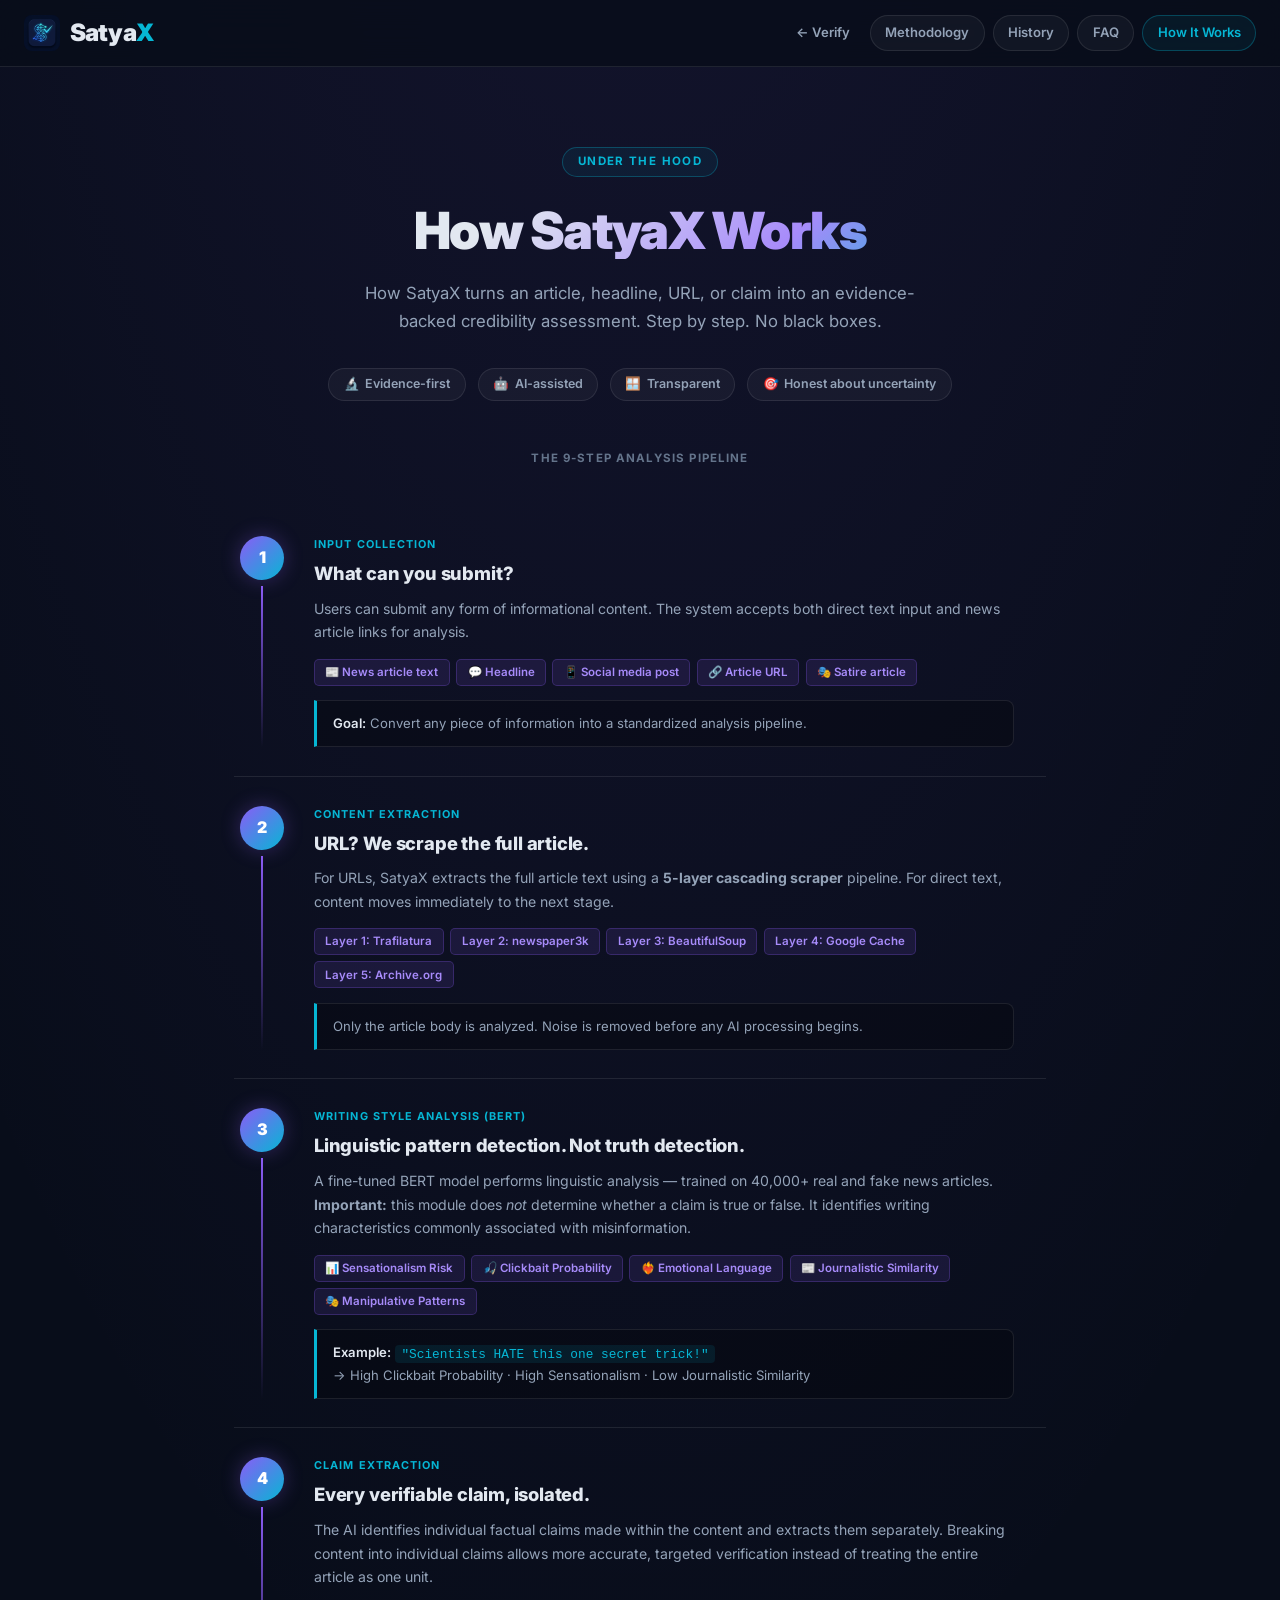
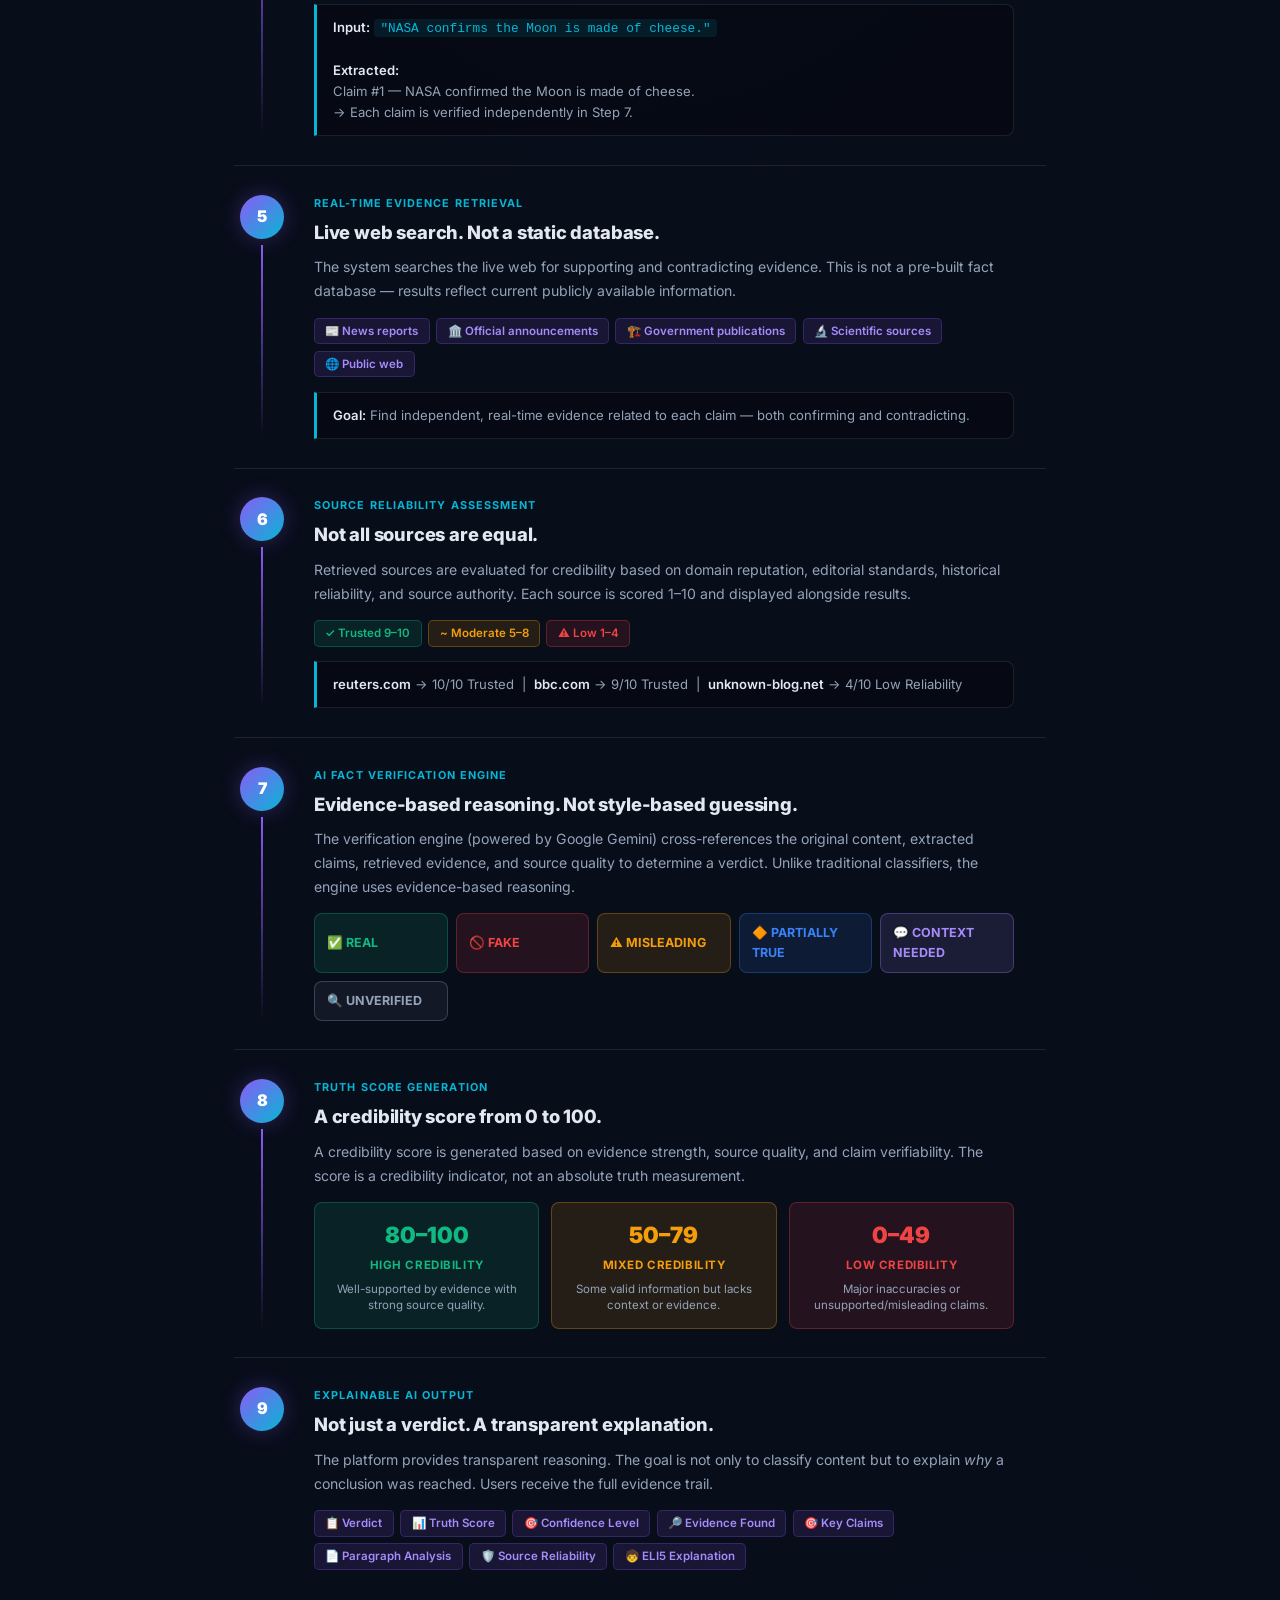
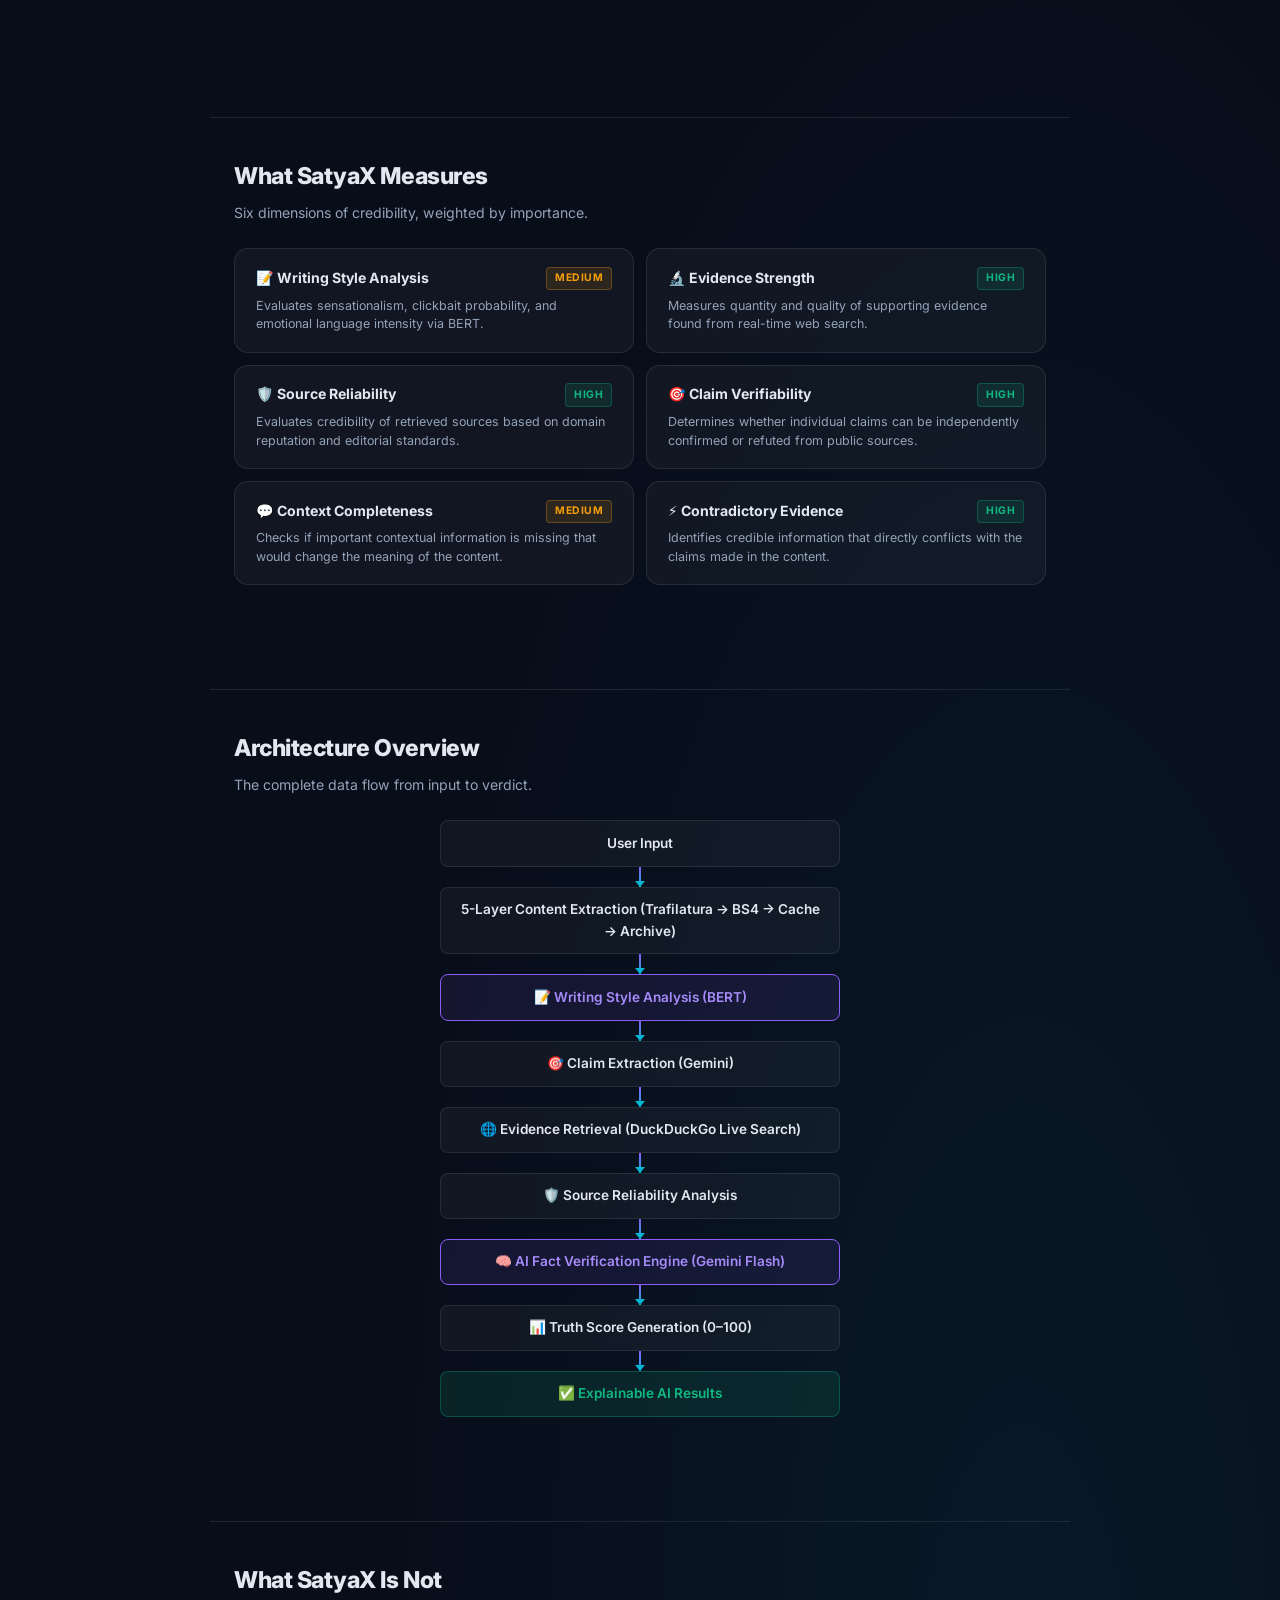
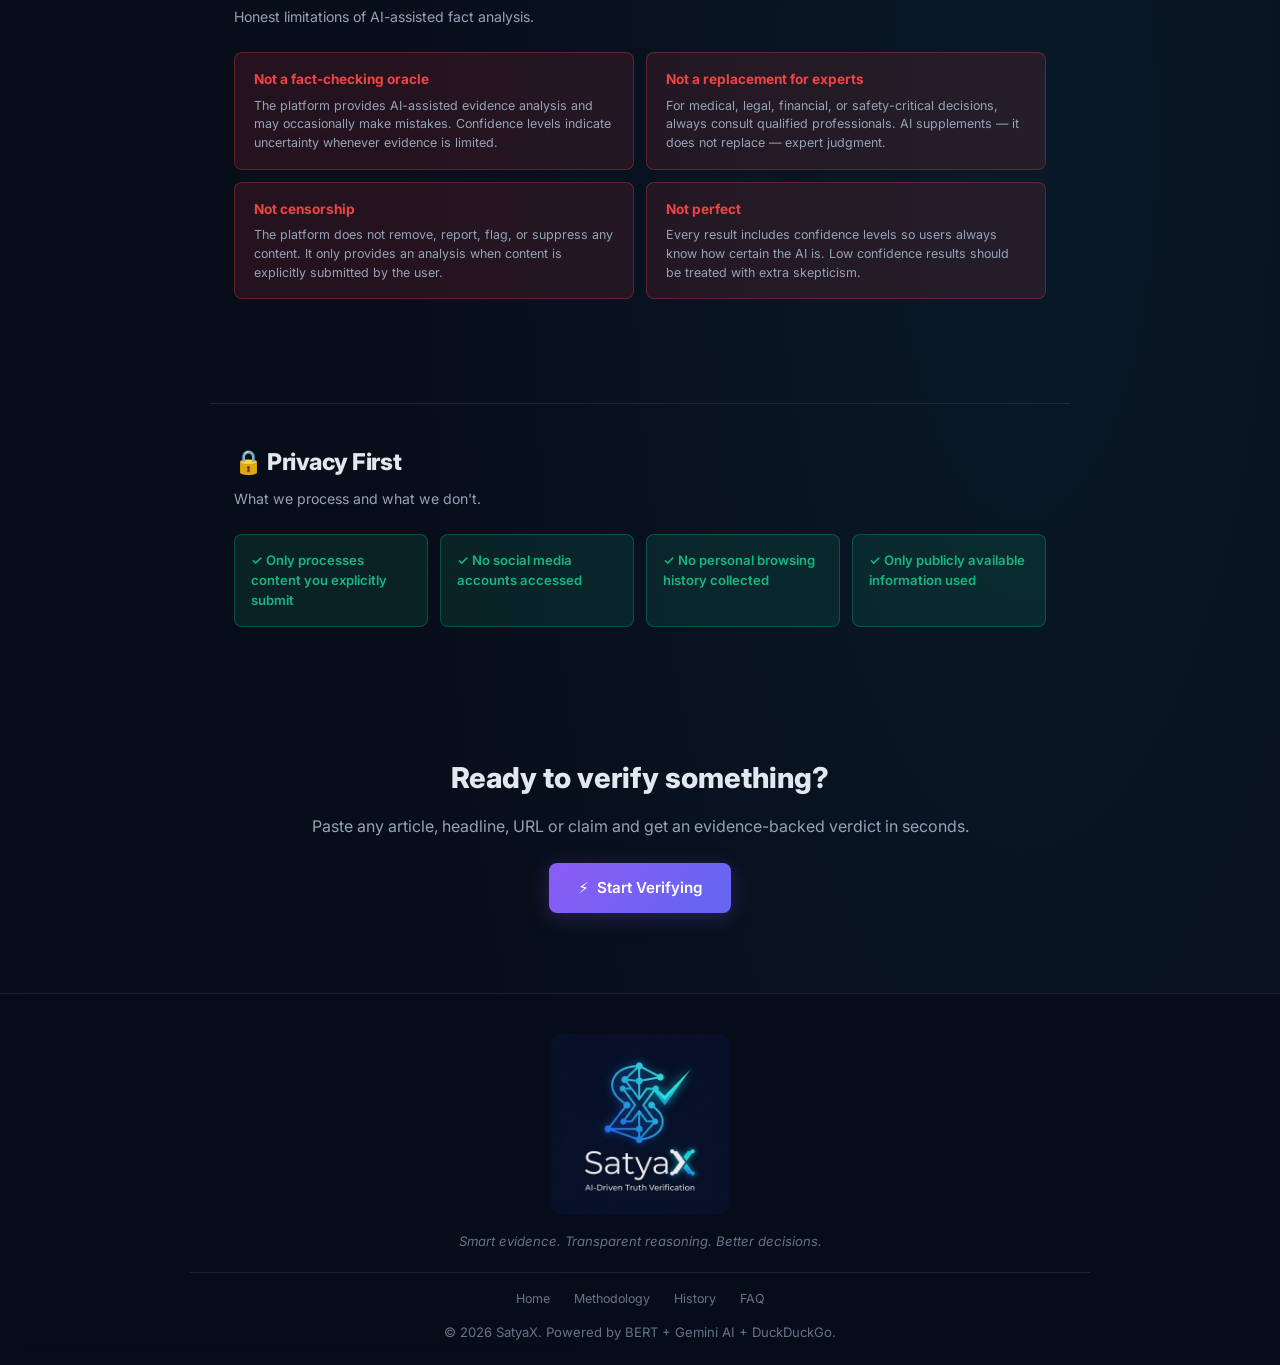
<file: templates/how_it_works.html>
<!DOCTYPE html>
<html lang="en">
<head>
  <meta charset="UTF-8" />
  <meta name="viewport" content="width=device-width, initial-scale=1.0" />
  <title>How SatyaX Works — AI-Powered Fact Verification</title>
  <meta name="description" content="Learn how SatyaX turns any article, headline, URL, or claim into an evidence-backed credibility assessment using BERT, real-time web search, and Gemini AI." />
  <link rel="preconnect" href="https://fonts.googleapis.com" />
  <link href="https://fonts.googleapis.com/css2?family=Inter:wght@300;400;500;600;700;800;900&display=swap" rel="stylesheet" />
  <link rel="stylesheet" href="/static/style.css" />
  <style>
    /* ── How SatyaX Works — Page Styles ── */
    .hiw-hero {
      text-align: center;
      padding: 5rem 1.5rem 3rem;
      max-width: 780px;
      margin: 0 auto;
    }
    .hiw-hero-tag {
      display: inline-block;
      font-size: 0.72rem;
      font-weight: 700;
      letter-spacing: 0.12em;
      text-transform: uppercase;
      color: var(--accent-cyan);
      border: 1px solid rgba(6,182,212,0.3);
      background: rgba(6,182,212,0.07);
      padding: 0.3rem 0.9rem;
      border-radius: 99px;
      margin-bottom: 1.5rem;
    }
    .hiw-hero h1 {
      font-size: clamp(2rem, 5vw, 3.2rem);
      font-weight: 900;
      letter-spacing: -0.03em;
      line-height: 1.15;
      margin-bottom: 1.2rem;
      background: linear-gradient(135deg, #e2e8f0 30%, #a78bfa 70%, #06b6d4 100%);
      -webkit-background-clip: text;
      -webkit-text-fill-color: transparent;
      background-clip: text;
    }
    .hiw-hero p {
      font-size: 1.05rem;
      color: var(--text-muted);
      line-height: 1.7;
      max-width: 600px;
      margin: 0 auto 2rem;
    }
    .hiw-pillars {
      display: flex;
      justify-content: center;
      gap: 0.75rem;
      flex-wrap: wrap;
    }
    .hiw-pillar {
      font-size: 0.78rem;
      font-weight: 600;
      padding: 0.35rem 0.9rem;
      border-radius: 99px;
      border: 1px solid var(--border);
      color: var(--text-muted);
      background: var(--surface);
    }
    .hiw-pillar span { margin-right: 0.35rem; }

    /* ── Pipeline Steps ── */
    .hiw-steps {
      max-width: 860px;
      margin: 0 auto;
      padding: 0 1.5rem 4rem;
    }
    .hiw-section-label {
      text-align: center;
      font-size: 0.72rem;
      font-weight: 700;
      letter-spacing: 0.1em;
      text-transform: uppercase;
      color: var(--text-dim);
      margin-bottom: 2.5rem;
    }

    .step-card {
      position: relative;
      display: grid;
      grid-template-columns: 56px 1fr;
      gap: 1.5rem;
      padding: 1.8rem 2rem 1.8rem 0;
      border-bottom: 1px solid var(--border);
      opacity: 0;
      transform: translateY(20px);
      transition: opacity 0.5s ease, transform 0.5s ease;
    }
    .step-card.visible { opacity: 1; transform: translateY(0); }
    .step-card:last-child { border-bottom: none; }

    .step-num {
      display: flex;
      flex-direction: column;
      align-items: center;
      gap: 0;
    }
    .step-circle {
      width: 44px;
      height: 44px;
      border-radius: 50%;
      background: linear-gradient(135deg, var(--primary), var(--accent-cyan));
      display: flex;
      align-items: center;
      justify-content: center;
      font-size: 1rem;
      font-weight: 900;
      color: white;
      flex-shrink: 0;
      box-shadow: 0 0 20px rgba(139,92,246,0.3);
    }
    .step-line {
      width: 2px;
      flex: 1;
      min-height: 24px;
      background: linear-gradient(to bottom, var(--primary), transparent);
      margin-top: 6px;
    }
    .step-card:last-child .step-line { display: none; }

    .step-body {}
    .step-tag {
      font-size: 0.68rem;
      font-weight: 700;
      letter-spacing: 0.1em;
      text-transform: uppercase;
      color: var(--accent-cyan);
      margin-bottom: 0.35rem;
    }
    .step-title {
      font-size: 1.15rem;
      font-weight: 800;
      color: var(--text);
      margin-bottom: 0.5rem;
      letter-spacing: -0.01em;
    }
    .step-desc {
      font-size: 0.88rem;
      color: var(--text-muted);
      line-height: 1.7;
      margin-bottom: 0.9rem;
    }
    .step-signals {
      display: flex;
      flex-wrap: wrap;
      gap: 0.4rem;
      margin-bottom: 0.9rem;
    }
    .step-signal {
      font-size: 0.72rem;
      font-weight: 600;
      padding: 0.2rem 0.65rem;
      border-radius: 5px;
      background: rgba(139,92,246,0.12);
      border: 1px solid rgba(139,92,246,0.25);
      color: var(--context);
    }
    .step-example {
      background: rgba(0,0,0,0.25);
      border: 1px solid var(--border);
      border-left: 3px solid var(--accent-cyan);
      border-radius: 0 var(--radius-sm) var(--radius-sm) 0;
      padding: 0.75rem 1rem;
      font-size: 0.82rem;
      color: var(--text-muted);
      line-height: 1.6;
    }
    .step-example strong { color: var(--text); font-weight: 600; }
    .step-example code {
      background: rgba(6,182,212,0.1);
      color: var(--accent-cyan);
      padding: 0.1rem 0.4rem;
      border-radius: 4px;
      font-size: 0.8rem;
      font-family: monospace;
    }

    /* ── Verdict Showcase ── */
    .verdict-showcase {
      display: grid;
      grid-template-columns: repeat(auto-fit, minmax(130px, 1fr));
      gap: 0.5rem;
      margin-top: 0.75rem;
    }
    .vs-item {
      padding: 0.55rem 0.75rem;
      border-radius: var(--radius-sm);
      font-size: 0.78rem;
      font-weight: 700;
      display: flex;
      align-items: center;
      gap: 0.4rem;
    }
    .vs-real        { background: var(--real-bg);       color: var(--real);       border: 1px solid var(--real-border); }
    .vs-fake        { background: var(--fake-bg);       color: var(--fake);       border: 1px solid var(--fake-border); }
    .vs-misleading  { background: var(--misleading-bg); color: var(--misleading); border: 1px solid var(--misleading-border); }
    .vs-partial     { background: var(--partial-bg);    color: var(--partial);    border: 1px solid var(--partial-border); }
    .vs-context     { background: var(--context-bg);    color: var(--context);    border: 1px solid var(--context-border); }
    .vs-unverified  { background: var(--unverified-bg); color: var(--unverified); border: 1px solid var(--unverified-border); }

    /* ── Truth Score Demo ── */
    .truth-demo {
      display: grid;
      grid-template-columns: repeat(3, 1fr);
      gap: 0.75rem;
      margin-top: 0.75rem;
    }
    .td-block {
      padding: 0.9rem;
      border-radius: var(--radius-sm);
      text-align: center;
    }
    .td-block.high   { background: var(--real-bg);       border: 1px solid var(--real-border); }
    .td-block.medium { background: var(--misleading-bg); border: 1px solid var(--misleading-border); }
    .td-block.low    { background: var(--fake-bg);       border: 1px solid var(--fake-border); }
    .td-range  { font-size: 1.4rem; font-weight: 900; }
    .td-label  { font-size: 0.72rem; font-weight: 700; margin: 0.2rem 0 0.4rem; text-transform: uppercase; letter-spacing: 0.05em; }
    .td-desc   { font-size: 0.72rem; color: var(--text-muted); line-height: 1.4; }
    .td-block.high   .td-range, .td-block.high   .td-label { color: var(--real); }
    .td-block.medium .td-range, .td-block.medium .td-label { color: var(--misleading); }
    .td-block.low    .td-range, .td-block.low    .td-label { color: var(--fake); }

    /* ── What SatyaX Measures ── */
    .measures-section {
      max-width: 860px;
      margin: 0 auto 4rem;
      padding: 0 1.5rem;
    }
    .measures-grid {
      display: grid;
      grid-template-columns: 1fr 1fr;
      gap: 0.75rem;
      margin-top: 1.5rem;
    }
    @media (max-width: 600px) { .measures-grid { grid-template-columns: 1fr; } }

    .measure-card {
      background: var(--surface);
      border: 1px solid var(--border);
      border-radius: var(--radius);
      padding: 1.1rem 1.3rem;
      display: flex;
      flex-direction: column;
      gap: 0.4rem;
      transition: background var(--transition);
    }
    .measure-card:hover { background: var(--surface-hover); }
    .measure-top { display: flex; justify-content: space-between; align-items: flex-start; }
    .measure-name { font-size: 0.88rem; font-weight: 700; color: var(--text); }
    .measure-importance {
      font-size: 0.65rem;
      font-weight: 700;
      padding: 0.15rem 0.5rem;
      border-radius: 4px;
      text-transform: uppercase;
      letter-spacing: 0.05em;
      white-space: nowrap;
    }
    .imp-high   { background: var(--real-bg);       color: var(--real);       border: 1px solid var(--real-border); }
    .imp-medium { background: var(--misleading-bg); color: var(--misleading); border: 1px solid var(--misleading-border); }
    .measure-desc { font-size: 0.78rem; color: var(--text-muted); line-height: 1.5; }

    /* ── Architecture Flow ── */
    .arch-section {
      max-width: 860px;
      margin: 0 auto 4rem;
      padding: 0 1.5rem;
    }
    .arch-flow {
      display: flex;
      flex-direction: column;
      align-items: center;
      gap: 0;
      margin-top: 1.5rem;
    }
    .arch-node {
      width: 100%;
      max-width: 400px;
      background: var(--surface);
      border: 1px solid var(--border);
      border-radius: var(--radius-sm);
      padding: 0.7rem 1.2rem;
      text-align: center;
      font-size: 0.85rem;
      font-weight: 600;
      color: var(--text);
      transition: background var(--transition), border-color var(--transition);
      cursor: default;
    }
    .arch-node:hover { background: var(--surface-hover); border-color: var(--primary); }
    .arch-node.highlighted {
      border-color: var(--primary);
      background: rgba(139,92,246,0.1);
      color: var(--context);
    }
    .arch-arrow {
      width: 2px;
      height: 20px;
      background: linear-gradient(to bottom, var(--primary), var(--accent-cyan));
      position: relative;
    }
    .arch-arrow::after {
      content: '';
      position: absolute;
      bottom: 0;
      left: 50%;
      transform: translateX(-50%);
      border-left: 5px solid transparent;
      border-right: 5px solid transparent;
      border-top: 6px solid var(--accent-cyan);
    }

    /* ── Limitations / Not Oracle ── */
    .limits-section {
      max-width: 860px;
      margin: 0 auto 4rem;
      padding: 0 1.5rem;
    }
    .limits-grid {
      display: grid;
      grid-template-columns: 1fr 1fr;
      gap: 0.75rem;
      margin-top: 1.5rem;
    }
    @media (max-width: 600px) { .limits-grid { grid-template-columns: 1fr; } }
    .limit-card {
      background: var(--fake-bg);
      border: 1px solid var(--fake-border);
      border-radius: var(--radius-sm);
      padding: 1rem 1.2rem;
    }
    .limit-title { font-size: 0.85rem; font-weight: 700; color: var(--fake); margin-bottom: 0.35rem; }
    .limit-desc  { font-size: 0.78rem; color: var(--text-muted); line-height: 1.5; }

    /* ── Privacy ── */
    .privacy-section {
      max-width: 860px;
      margin: 0 auto 5rem;
      padding: 0 1.5rem;
    }
    .privacy-grid {
      display: grid;
      grid-template-columns: repeat(auto-fit, minmax(180px, 1fr));
      gap: 0.75rem;
      margin-top: 1.5rem;
    }
    .privacy-card {
      background: var(--real-bg);
      border: 1px solid var(--real-border);
      border-radius: var(--radius-sm);
      padding: 1rem;
      font-size: 0.82rem;
      color: var(--real);
      font-weight: 600;
      display: flex;
      gap: 0.5rem;
      align-items: flex-start;
      line-height: 1.5;
    }

    /* ── Section headings ── */
    .hiw-section-heading {
      font-size: 1.45rem;
      font-weight: 800;
      color: var(--text);
      letter-spacing: -0.02em;
      margin-bottom: 0.4rem;
    }
    .hiw-section-sub {
      font-size: 0.88rem;
      color: var(--text-muted);
      margin-bottom: 0;
    }
    .section-divider {
      max-width: 860px;
      margin: 0 auto 2.5rem;
      padding: 0 1.5rem;
      border-bottom: 1px solid var(--border);
      padding-bottom: 2.5rem;
    }

    /* ── Back button ── */
    .back-bar {
      max-width: 860px;
      margin: 0 auto;
      padding: 1.5rem 1.5rem 0;
    }
    .back-btn {
      display: inline-flex;
      align-items: center;
      gap: 0.4rem;
      font-size: 0.82rem;
      font-weight: 600;
      color: var(--text-muted);
      text-decoration: none;
      padding: 0.4rem 0.9rem;
      border: 1px solid var(--border);
      border-radius: 99px;
      background: var(--surface);
      transition: all var(--transition);
    }
    .back-btn:hover { color: var(--text); background: var(--surface-hover); border-color: var(--primary); }

    /* ── CTA ── */
    .hiw-cta {
      text-align: center;
      padding: 3rem 1.5rem 5rem;
    }
    .hiw-cta h2 { font-size: 1.8rem; font-weight: 800; color: var(--text); margin-bottom: 0.75rem; }
    .hiw-cta p  { color: var(--text-muted); margin-bottom: 1.5rem; }
    .hiw-cta .btn { display: inline-flex; }
  </style>
</head>
<body>

  <!-- ── Header ── -->
  <header class="site-header">
    <div class="header-inner">
      <div class="logo">
        <a href="/" style="display:flex;align-items:center;gap:0.6rem;text-decoration:none">
          <img src="/static/logo.jpg" alt="SatyaX" class="logo-img" />
          <span class="logo-text">Satya<span class="logo-accent">X</span></span>
        </a>
      </div>
      <nav style="margin-left:auto;display:flex;gap:0.5rem;align-items:center;flex-wrap:wrap;">
        <a href="/" class="back-btn" style="border:none;background:none;padding:0.4rem 0.75rem;">← Verify</a>
        <a href="/methodology" class="back-btn">Methodology</a>
        <a href="/history" class="back-btn">History</a>
        <a href="/faq" class="back-btn">FAQ</a>
        <a href="/how-it-works" class="back-btn" style="color:var(--accent-cyan);border-color:rgba(6,182,212,0.3);background:rgba(6,182,212,0.07);">How It Works</a>
      </nav>
    </div>
  </header>

  <!-- ── Hero ── -->
  <section class="hiw-hero">
    <div class="hiw-hero-tag">Under the Hood</div>
    <h1>How SatyaX Works</h1>
    <p>
      How SatyaX turns an article, headline, URL, or claim into an
      evidence-backed credibility assessment. Step by step. No black boxes.
    </p>
    <div class="hiw-pillars">
      <span class="hiw-pillar"><span>🔬</span>Evidence-first</span>
      <span class="hiw-pillar"><span>🤖</span>AI-assisted</span>
      <span class="hiw-pillar"><span>🪟</span>Transparent</span>
      <span class="hiw-pillar"><span>🎯</span>Honest about uncertainty</span>
    </div>
  </section>

  <!-- ── Pipeline Steps ── -->
  <div class="hiw-steps">
    <p class="hiw-section-label">The 9-Step Analysis Pipeline</p>

    <!-- Step 1 -->
    <div class="step-card">
      <div class="step-num">
        <div class="step-circle">1</div>
        <div class="step-line"></div>
      </div>
      <div class="step-body">
        <div class="step-tag">Input Collection</div>
        <div class="step-title">What can you submit?</div>
        <div class="step-desc">
          Users can submit any form of informational content. The system accepts
          both direct text input and news article links for analysis.
        </div>
        <div class="step-signals">
          <span class="step-signal">📰 News article text</span>
          <span class="step-signal">💬 Headline</span>
          <span class="step-signal">📱 Social media post</span>
          <span class="step-signal">🔗 Article URL</span>
          <span class="step-signal">🎭 Satire article</span>
        </div>
        <div class="step-example">
          <strong>Goal:</strong> Convert any piece of information into a standardized analysis pipeline.
        </div>
      </div>
    </div>

    <!-- Step 2 -->
    <div class="step-card">
      <div class="step-num">
        <div class="step-circle">2</div>
        <div class="step-line"></div>
      </div>
      <div class="step-body">
        <div class="step-tag">Content Extraction</div>
        <div class="step-title">URL? We scrape the full article.</div>
        <div class="step-desc">
          For URLs, SatyaX extracts the full article text using a <strong>5-layer cascading scraper</strong>
          pipeline. For direct text, content moves immediately to the next stage.
        </div>
        <div class="step-signals">
          <span class="step-signal">Layer 1: Trafilatura</span>
          <span class="step-signal">Layer 2: newspaper3k</span>
          <span class="step-signal">Layer 3: BeautifulSoup</span>
          <span class="step-signal">Layer 4: Google Cache</span>
          <span class="step-signal">Layer 5: Archive.org</span>
        </div>
        <div class="step-example">
          Only the article body is analyzed. Noise is removed before any AI processing begins.
        </div>
      </div>
    </div>

    <!-- Step 3 -->
    <div class="step-card">
      <div class="step-num">
        <div class="step-circle">3</div>
        <div class="step-line"></div>
      </div>
      <div class="step-body">
        <div class="step-tag">Writing Style Analysis (BERT)</div>
        <div class="step-title">Linguistic pattern detection. Not truth detection.</div>
        <div class="step-desc">
          A fine-tuned BERT model performs linguistic analysis — trained on 40,000+ real and fake
          news articles. <strong>Important:</strong> this module does <em>not</em> determine whether
          a claim is true or false. It identifies writing characteristics commonly associated with misinformation.
        </div>
        <div class="step-signals">
          <span class="step-signal">📊 Sensationalism Risk</span>
          <span class="step-signal">🎣 Clickbait Probability</span>
          <span class="step-signal">❤️‍🔥 Emotional Language</span>
          <span class="step-signal">📰 Journalistic Similarity</span>
          <span class="step-signal">🎭 Manipulative Patterns</span>
        </div>
        <div class="step-example">
          <strong>Example:</strong> <code>"Scientists HATE this one secret trick!"</code><br/>
          → High Clickbait Probability · High Sensationalism · Low Journalistic Similarity
        </div>
      </div>
    </div>

    <!-- Step 4 -->
    <div class="step-card">
      <div class="step-num">
        <div class="step-circle">4</div>
        <div class="step-line"></div>
      </div>
      <div class="step-body">
        <div class="step-tag">Claim Extraction</div>
        <div class="step-title">Every verifiable claim, isolated.</div>
        <div class="step-desc">
          The AI identifies individual factual claims made within the content and extracts them
          separately. Breaking content into individual claims allows more accurate, targeted verification
          instead of treating the entire article as one unit.
        </div>
        <div class="step-example">
          <strong>Input:</strong> <code>"NASA confirms the Moon is made of cheese."</code><br/><br/>
          <strong>Extracted:</strong><br/>
          Claim #1 — NASA confirmed the Moon is made of cheese.<br/>
          → Each claim is verified independently in Step 7.
        </div>
      </div>
    </div>

    <!-- Step 5 -->
    <div class="step-card">
      <div class="step-num">
        <div class="step-circle">5</div>
        <div class="step-line"></div>
      </div>
      <div class="step-body">
        <div class="step-tag">Real-Time Evidence Retrieval</div>
        <div class="step-title">Live web search. Not a static database.</div>
        <div class="step-desc">
          The system searches the live web for supporting and contradicting evidence. This is not a
          pre-built fact database — results reflect current publicly available information.
        </div>
        <div class="step-signals">
          <span class="step-signal">📰 News reports</span>
          <span class="step-signal">🏛️ Official announcements</span>
          <span class="step-signal">🏗️ Government publications</span>
          <span class="step-signal">🔬 Scientific sources</span>
          <span class="step-signal">🌐 Public web</span>
        </div>
        <div class="step-example">
          <strong>Goal:</strong> Find independent, real-time evidence related to each claim — both confirming and contradicting.
        </div>
      </div>
    </div>

    <!-- Step 6 -->
    <div class="step-card">
      <div class="step-num">
        <div class="step-circle">6</div>
        <div class="step-line"></div>
      </div>
      <div class="step-body">
        <div class="step-tag">Source Reliability Assessment</div>
        <div class="step-title">Not all sources are equal.</div>
        <div class="step-desc">
          Retrieved sources are evaluated for credibility based on domain reputation, editorial
          standards, historical reliability, and source authority. Each source is scored 1–10
          and displayed alongside results.
        </div>
        <div class="step-signals">
          <span class="step-signal" style="background:var(--real-bg);color:var(--real);border-color:var(--real-border);">✓ Trusted 9–10</span>
          <span class="step-signal" style="background:var(--misleading-bg);color:var(--misleading);border-color:var(--misleading-border);">~ Moderate 5–8</span>
          <span class="step-signal" style="background:var(--fake-bg);color:var(--fake);border-color:var(--fake-border);">⚠ Low 1–4</span>
        </div>
        <div class="step-example">
          <strong>reuters.com</strong> → 10/10 Trusted &nbsp;|&nbsp;
          <strong>bbc.com</strong> → 9/10 Trusted &nbsp;|&nbsp;
          <strong>unknown-blog.net</strong> → 4/10 Low Reliability
        </div>
      </div>
    </div>

    <!-- Step 7 -->
    <div class="step-card">
      <div class="step-num">
        <div class="step-circle">7</div>
        <div class="step-line"></div>
      </div>
      <div class="step-body">
        <div class="step-tag">AI Fact Verification Engine</div>
        <div class="step-title">Evidence-based reasoning. Not style-based guessing.</div>
        <div class="step-desc">
          The verification engine (powered by Google Gemini) cross-references the original content,
          extracted claims, retrieved evidence, and source quality to determine a verdict.
          Unlike traditional classifiers, the engine uses evidence-based reasoning.
        </div>
        <div class="verdict-showcase">
          <div class="vs-item vs-real">✅ REAL</div>
          <div class="vs-item vs-fake">🚫 FAKE</div>
          <div class="vs-item vs-misleading">⚠️ MISLEADING</div>
          <div class="vs-item vs-partial">🔶 PARTIALLY TRUE</div>
          <div class="vs-item vs-context">💬 CONTEXT NEEDED</div>
          <div class="vs-item vs-unverified">🔍 UNVERIFIED</div>
        </div>
      </div>
    </div>

    <!-- Step 8 -->
    <div class="step-card">
      <div class="step-num">
        <div class="step-circle">8</div>
        <div class="step-line"></div>
      </div>
      <div class="step-body">
        <div class="step-tag">Truth Score Generation</div>
        <div class="step-title">A credibility score from 0 to 100.</div>
        <div class="step-desc">
          A credibility score is generated based on evidence strength, source quality, and claim
          verifiability. The score is a credibility indicator, not an absolute truth measurement.
        </div>
        <div class="truth-demo">
          <div class="td-block high">
            <div class="td-range">80–100</div>
            <div class="td-label">High Credibility</div>
            <div class="td-desc">Well-supported by evidence with strong source quality.</div>
          </div>
          <div class="td-block medium">
            <div class="td-range">50–79</div>
            <div class="td-label">Mixed Credibility</div>
            <div class="td-desc">Some valid information but lacks context or evidence.</div>
          </div>
          <div class="td-block low">
            <div class="td-range">0–49</div>
            <div class="td-label">Low Credibility</div>
            <div class="td-desc">Major inaccuracies or unsupported/misleading claims.</div>
          </div>
        </div>
      </div>
    </div>

    <!-- Step 9 -->
    <div class="step-card">
      <div class="step-num">
        <div class="step-circle">9</div>
        <div class="step-line"></div>
      </div>
      <div class="step-body">
        <div class="step-tag">Explainable AI Output</div>
        <div class="step-title">Not just a verdict. A transparent explanation.</div>
        <div class="step-desc">
          The platform provides transparent reasoning. The goal is not only to classify content
          but to explain <em>why</em> a conclusion was reached. Users receive the full evidence trail.
        </div>
        <div class="step-signals">
          <span class="step-signal">📋 Verdict</span>
          <span class="step-signal">📊 Truth Score</span>
          <span class="step-signal">🎯 Confidence Level</span>
          <span class="step-signal">🔎 Evidence Found</span>
          <span class="step-signal">🎯 Key Claims</span>
          <span class="step-signal">📄 Paragraph Analysis</span>
          <span class="step-signal">🛡️ Source Reliability</span>
          <span class="step-signal">🧒 ELI5 Explanation</span>
        </div>
      </div>
    </div>
  </div>

  <div class="section-divider"></div>
  <section class="measures-section">
    <div class="hiw-section-heading">What SatyaX Measures</div>
    <div class="hiw-section-sub">Six dimensions of credibility, weighted by importance.</div>
    <div class="measures-grid">
      <div class="measure-card">
        <div class="measure-top">
          <div class="measure-name">📝 Writing Style Analysis</div>
          <span class="measure-importance imp-medium">Medium</span>
        </div>
        <div class="measure-desc">Evaluates sensationalism, clickbait probability, and emotional language intensity via BERT.</div>
      </div>
      <div class="measure-card">
        <div class="measure-top">
          <div class="measure-name">🔬 Evidence Strength</div>
          <span class="measure-importance imp-high">High</span>
        </div>
        <div class="measure-desc">Measures quantity and quality of supporting evidence found from real-time web search.</div>
      </div>
      <div class="measure-card">
        <div class="measure-top">
          <div class="measure-name">🛡️ Source Reliability</div>
          <span class="measure-importance imp-high">High</span>
        </div>
        <div class="measure-desc">Evaluates credibility of retrieved sources based on domain reputation and editorial standards.</div>
      </div>
      <div class="measure-card">
        <div class="measure-top">
          <div class="measure-name">🎯 Claim Verifiability</div>
          <span class="measure-importance imp-high">High</span>
        </div>
        <div class="measure-desc">Determines whether individual claims can be independently confirmed or refuted from public sources.</div>
      </div>
      <div class="measure-card">
        <div class="measure-top">
          <div class="measure-name">💬 Context Completeness</div>
          <span class="measure-importance imp-medium">Medium</span>
        </div>
        <div class="measure-desc">Checks if important contextual information is missing that would change the meaning of the content.</div>
      </div>
      <div class="measure-card">
        <div class="measure-top">
          <div class="measure-name">⚡ Contradictory Evidence</div>
          <span class="measure-importance imp-high">High</span>
        </div>
        <div class="measure-desc">Identifies credible information that directly conflicts with the claims made in the content.</div>
      </div>
    </div>
  </section>

  <!-- ── Architecture Flow ── -->
  <div class="section-divider"></div>
  <section class="arch-section">
    <div class="hiw-section-heading">Architecture Overview</div>
    <div class="hiw-section-sub">The complete data flow from input to verdict.</div>
    <div class="arch-flow">
      <div class="arch-node">User Input</div>
      <div class="arch-arrow"></div>
      <div class="arch-node">5-Layer Content Extraction (Trafilatura → BS4 → Cache → Archive)</div>
      <div class="arch-arrow"></div>
      <div class="arch-node highlighted">📝 Writing Style Analysis (BERT)</div>
      <div class="arch-arrow"></div>
      <div class="arch-node">🎯 Claim Extraction (Gemini)</div>
      <div class="arch-arrow"></div>
      <div class="arch-node">🌐 Evidence Retrieval (DuckDuckGo Live Search)</div>
      <div class="arch-arrow"></div>
      <div class="arch-node">🛡️ Source Reliability Analysis</div>
      <div class="arch-arrow"></div>
      <div class="arch-node highlighted">🧠 AI Fact Verification Engine (Gemini Flash)</div>
      <div class="arch-arrow"></div>
      <div class="arch-node">📊 Truth Score Generation (0–100)</div>
      <div class="arch-arrow"></div>
      <div class="arch-node" style="border-color:var(--real-border);background:var(--real-bg);color:var(--real);">✅ Explainable AI Results</div>
    </div>
  </section>

  <div class="section-divider"></div>
  <section class="limits-section">
    <div class="hiw-section-heading">What SatyaX Is Not</div>
    <div class="hiw-section-sub">Honest limitations of AI-assisted fact analysis.</div>
    <div class="limits-grid">
      <div class="limit-card">
        <div class="limit-title">Not a fact-checking oracle</div>
        <div class="limit-desc">The platform provides AI-assisted evidence analysis and may occasionally make mistakes. Confidence levels indicate uncertainty whenever evidence is limited.</div>
      </div>
      <div class="limit-card">
        <div class="limit-title">Not a replacement for experts</div>
        <div class="limit-desc">For medical, legal, financial, or safety-critical decisions, always consult qualified professionals. AI supplements — it does not replace — expert judgment.</div>
      </div>
      <div class="limit-card">
        <div class="limit-title">Not censorship</div>
        <div class="limit-desc">The platform does not remove, report, flag, or suppress any content. It only provides an analysis when content is explicitly submitted by the user.</div>
      </div>
      <div class="limit-card">
        <div class="limit-title">Not perfect</div>
        <div class="limit-desc">Every result includes confidence levels so users always know how certain the AI is. Low confidence results should be treated with extra skepticism.</div>
      </div>
    </div>
  </section>

  <!-- ── Privacy ── -->
  <div class="section-divider"></div>
  <section class="privacy-section">
    <div class="hiw-section-heading">🔒 Privacy First</div>
    <div class="hiw-section-sub">What we process and what we don't.</div>
    <div class="privacy-grid">
      <div class="privacy-card">✓ Only processes content you explicitly submit</div>
      <div class="privacy-card">✓ No social media accounts accessed</div>
      <div class="privacy-card">✓ No personal browsing history collected</div>
      <div class="privacy-card">✓ Only publicly available information used</div>
    </div>
  </section>

  <!-- ── CTA ── -->
  <div class="hiw-cta">
    <h2>Ready to verify something?</h2>
    <p>Paste any article, headline, URL or claim and get an evidence-backed verdict in seconds.</p>
    <a href="/" class="btn btn-primary" style="text-decoration:none;display:inline-flex;align-items:center;gap:0.5rem;">
      <span>⚡</span> Start Verifying
    </a>
  </div>

  <!-- ── Footer ── -->
  <footer class="site-footer">
    <div class="footer-inner">
      <div class="footer-brand">
        <img src="/static/logo_1.jpg" alt="SatyaX" class="footer-logo-img" />
        <p class="footer-motto">Smart evidence. Transparent reasoning. Better decisions.</p>
      </div>
      <nav class="footer-links">
        <a href="/">Home</a>
        <a href="/methodology">Methodology</a>
        <a href="/history">History</a>
        <a href="/faq">FAQ</a>
      </nav>
      <p class="footer-copy">&copy; 2026 SatyaX. Powered by BERT + Gemini AI + DuckDuckGo.</p>
    </div>
  </footer>

  <script>
    // Animate steps on scroll using IntersectionObserver
    const cards = document.querySelectorAll('.step-card');
    const observer = new IntersectionObserver((entries) => {
      entries.forEach((entry, i) => {
        if (entry.isIntersecting) {
          setTimeout(() => entry.target.classList.add('visible'), 80);
          observer.unobserve(entry.target);
        }
      });
    }, { threshold: 0.1 });
    cards.forEach(card => observer.observe(card));
  </script>
</body>
</html>
</file>
<file: static/style.css>
/* ============================================================
   SatyaX — AI-Powered Fact Verification & Misinformation Analysis Platform
   ============================================================ */

/* ── Variables ── */
:root {
  --bg:            #080d1a;
  --bg-2:          #0e1528;
  --surface:       rgba(255, 255, 255, 0.04);
  --surface-hover: rgba(255, 255, 255, 0.07);
  --border:        rgba(255, 255, 255, 0.09);
  --border-focus:  rgba(139, 92, 246, 0.6);

  --text:          #e2e8f0;
  --text-muted:    #94a3b8;
  --text-dim:      #64748b;

  --primary:       #8b5cf6;
  --primary-dark:  #7c3aed;
  --primary-glow:  rgba(139, 92, 246, 0.25);

  --accent-cyan:   #06b6d4;
  --accent-indigo: #6366f1;

  --real:          #10b981;
  --real-bg:       rgba(16, 185, 129, 0.12);
  --real-border:   rgba(16, 185, 129, 0.3);

  --fake:          #ef4444;
  --fake-bg:       rgba(239, 68, 68, 0.12);
  --fake-border:   rgba(239, 68, 68, 0.3);

  --misleading:    #f59e0b;
  --misleading-bg: rgba(245, 158, 11, 0.12);
  --misleading-border: rgba(245, 158, 11, 0.3);

  --partial:       #3b82f6;
  --partial-bg:    rgba(59, 130, 246, 0.12);
  --partial-border: rgba(59, 130, 246, 0.3);

  --context:        #a78bfa;
  --context-bg:     rgba(167, 139, 250, 0.12);
  --context-border: rgba(167, 139, 250, 0.3);

  --unverified:        #94a3b8;
  --unverified-bg:     rgba(148, 163, 184, 0.08);
  --unverified-border: rgba(148, 163, 184, 0.3);

  --radius:        14px;
  --radius-sm:     8px;
  --shadow:        0 8px 32px rgba(0, 0, 0, 0.5);
  --shadow-glow:   0 0 40px rgba(139, 92, 246, 0.15);

  --font:          'Inter', system-ui, -apple-system, sans-serif;
  --transition:    0.25s cubic-bezier(0.4, 0, 0.2, 1);
}

/* ── Reset & Base ── */
*, *::before, *::after { box-sizing: border-box; margin: 0; padding: 0; }

html { scroll-behavior: smooth; }

body {
  font-family: var(--font);
  background: var(--bg);
  color: var(--text);
  min-height: 100vh;
  line-height: 1.6;
  -webkit-font-smoothing: antialiased;
  background-image:
    radial-gradient(ellipse 80% 50% at 50% -20%, rgba(139,92,246,0.12), transparent),
    radial-gradient(ellipse 50% 30% at 80% 80%, rgba(6,182,212,0.07), transparent);
}

/* ── Header ── */
.site-header {
  background: rgba(8, 13, 26, 0.8);
  backdrop-filter: blur(20px);
  border-bottom: 1px solid var(--border);
  padding: 0.85rem 1.5rem;
  position: sticky;
  top: 0;
  z-index: 100;
}

.header-inner {
  max-width: 1400px;
  margin: 0 auto;
  display: flex;
  align-items: center;
  gap: 0.75rem;
  flex-wrap: wrap;
}

.logo {
  display: flex;
  align-items: center;
  gap: 0.4rem;
  font-size: 1.5rem;
  font-weight: 900;
  letter-spacing: -0.03em;
  flex-shrink: 0;
}

.logo-icon { font-size: 1.5rem; }
.logo-text { color: var(--text); }
.logo-accent {
  color: var(--accent-cyan);
}
.logo-img {
  width: 36px; height: 36px;
  border-radius: 8px;
  object-fit: cover;
  flex-shrink: 0;
}
.footer-logo-img {
  width: 180px; height: auto;
  border-radius: 10px;
  object-fit: contain;
  margin-bottom: 0.5rem;
  opacity: 0.92;
}

.tagline {
  font-size: 0.73rem;
  color: var(--text-muted);
  font-weight: 400;
  border-left: 1px solid var(--border);
  padding-left: 0.85rem;
  white-space: normal;
  flex: 1;
  min-width: 250px;
}

@media (max-width: 768px) { .tagline { display: none; } }

/* ── Tab Navigation ── */
.tab-nav {
  display: flex;
  justify-content: center;
  gap: 0.5rem;
  padding: 1.5rem 1rem 0;
  background: var(--bg);
}

.tab-btn {
  display: flex;
  align-items: center;
  gap: 0.5rem;
  padding: 0.7rem 1.6rem;
  border: 1px solid var(--border);
  border-bottom: none;
  border-radius: var(--radius) var(--radius) 0 0;
  background: var(--surface);
  color: var(--text-muted);
  font-family: var(--font);
  font-size: 0.9rem;
  font-weight: 500;
  cursor: pointer;
  transition: var(--transition);
  white-space: nowrap;
}

.tab-btn:hover {
  background: var(--surface-hover);
  color: var(--text);
}

.tab-btn.active {
  background: rgba(139, 92, 246, 0.15);
  border-color: rgba(139, 92, 246, 0.4);
  color: var(--primary);
  font-weight: 600;
  box-shadow: 0 -4px 20px rgba(139, 92, 246, 0.15);
}

.tab-icon { font-size: 1rem; }

/* ── Tab Panels ── */
.tab-content {
  display: none;
  min-height: calc(100vh - 220px);
  padding: 2.5rem 1rem 4rem;
  border-top: 1px solid rgba(139, 92, 246, 0.2);
}

.tab-content.active { display: block; }

.container {
  max-width: 900px;
  margin: 0 auto;
  display: flex;
  flex-direction: column;
  gap: 1.5rem;
}

/* ── Cards ── */
.card {
  background: var(--surface);
  border: 1px solid var(--border);
  border-radius: var(--radius);
  padding: 2rem;
  backdrop-filter: blur(12px);
  box-shadow: var(--shadow);
  transition: var(--transition);
}

.card:hover { border-color: rgba(255,255,255,0.13); }

.card-header { margin-bottom: 1.5rem; }

.card-title {
  font-size: 1.55rem;
  font-weight: 800;
  letter-spacing: -0.02em;
  margin-bottom: 0.5rem;
  background: linear-gradient(135deg, #f1f5f9, var(--primary));
  -webkit-background-clip: text;
  -webkit-text-fill-color: transparent;
  background-clip: text;
}

.card-subtitle {
  font-size: 0.9rem;
  color: var(--text-muted);
  line-height: 1.6;
}

/* ── Input Toggle ── */
.input-toggle {
  display: flex;
  gap: 0.5rem;
  margin-bottom: 1rem;
}

.toggle-btn {
  padding: 0.45rem 1.1rem;
  border: 1px solid var(--border);
  border-radius: 50px;
  background: transparent;
  color: var(--text-muted);
  font-family: var(--font);
  font-size: 0.82rem;
  font-weight: 500;
  cursor: pointer;
  transition: var(--transition);
}

.toggle-btn.active {
  background: var(--primary-glow);
  border-color: var(--primary);
  color: var(--primary);
}

.toggle-btn:hover:not(.active) {
  border-color: rgba(255,255,255,0.2);
  color: var(--text);
}

/* ── Inputs ── */
.article-textarea {
  width: 100%;
  background: rgba(0,0,0,0.3);
  border: 1px solid var(--border);
  border-radius: var(--radius-sm);
  color: var(--text);
  font-family: var(--font);
  font-size: 0.95rem;
  line-height: 1.7;
  padding: 1rem 1.2rem;
  resize: vertical;
  transition: var(--transition);
  margin-bottom: 1rem;
}

.article-textarea:focus,
.url-input:focus,
.topic-input:focus {
  outline: none;
  border-color: var(--border-focus);
  box-shadow: 0 0 0 3px var(--primary-glow);
}

.article-textarea::placeholder,
.url-input::placeholder,
.topic-input::placeholder { color: var(--text-dim); }

.url-input,
.topic-input {
  width: 100%;
  background: rgba(0,0,0,0.3);
  border: 1px solid var(--border);
  border-radius: var(--radius-sm);
  color: var(--text);
  font-family: var(--font);
  font-size: 0.95rem;
  padding: 0.85rem 1.2rem;
  transition: var(--transition);
}

.input-hint {
  font-size: 0.8rem;
  color: var(--text-dim);
  margin: 0.4rem 0 1rem;
}

/* ── Buttons ── */
.btn {
  display: inline-flex;
  align-items: center;
  gap: 0.5rem;
  padding: 0.8rem 1.8rem;
  border: none;
  border-radius: var(--radius-sm);
  font-family: var(--font);
  font-size: 0.95rem;
  font-weight: 600;
  cursor: pointer;
  transition: var(--transition);
  white-space: nowrap;
}

.btn-primary {
  background: linear-gradient(135deg, var(--primary), var(--accent-indigo));
  color: white;
  box-shadow: 0 4px 20px var(--primary-glow);
}

.btn-primary:hover {
  transform: translateY(-2px);
  box-shadow: 0 8px 30px var(--primary-glow);
}

.btn-primary:active { transform: translateY(0); }

.btn-comedy {
  background: linear-gradient(135deg, #f59e0b, #ef4444);
  color: white;
  box-shadow: 0 4px 20px rgba(245, 158, 11, 0.25);
}

.btn-comedy:hover {
  transform: translateY(-2px);
  box-shadow: 0 8px 30px rgba(245, 158, 11, 0.35);
}

.btn-outline {
  background: transparent;
  border: 1px solid var(--border);
  color: var(--text-muted);
}

.btn-outline:hover {
  border-color: var(--primary);
  color: var(--primary);
  background: var(--primary-glow);
}

.btn-icon { font-size: 1rem; }

.btn:disabled {
  opacity: 0.5;
  cursor: not-allowed;
  transform: none !important;
}

/* ── Loaders ── */
.loader-card {
  background: var(--surface);
  border: 1px solid var(--border);
  border-radius: var(--radius);
  padding: 2.5rem;
  text-align: center;
  backdrop-filter: blur(12px);
}

.loader-spinner {
  width: 48px;
  height: 48px;
  border: 3px solid var(--border);
  border-top-color: var(--primary);
  border-radius: 50%;
  animation: spin 0.9s linear infinite;
  margin: 0 auto 1.5rem;
}

.loader-spinner.small {
  width: 24px;
  height: 24px;
  margin: 0;
}

@keyframes spin {
  to { transform: rotate(360deg); }
}

.loader-steps { display: flex; flex-direction: column; gap: 0.5rem; }

.loader-step {
  font-size: 0.88rem;
  color: var(--text-dim);
  transition: var(--transition);
  padding: 0.3rem 0;
}

.loader-step.active {
  color: var(--primary);
  font-weight: 600;
}

.loader-step.done { color: var(--real); }

.comedy-loader,
.news-loader {
  display: flex;
  align-items: center;
  gap: 1rem;
  color: var(--text-muted);
  font-size: 0.9rem;
  padding: 1.5rem;
  justify-content: center;
}

/* ── Verdict Banner ── */
.analysis-results { display: flex; flex-direction: column; gap: 1.25rem; }

.verdict-banner {
  border-radius: var(--radius);
  padding: 1.8rem 2rem;
  display: flex;
  align-items: center;
  justify-content: space-between;
  gap: 1.5rem;
  border: 1px solid var(--border);
  background: var(--surface);
  backdrop-filter: blur(12px);
  transition: var(--transition);
}

.verdict-banner.real    { border-color: var(--real-border);       background: var(--real-bg); }
.verdict-banner.fake    { border-color: var(--fake-border);       background: var(--fake-bg); }
.verdict-banner.misleading { border-color: var(--misleading-border); background: var(--misleading-bg); }
.verdict-banner.partially_true { border-color: var(--partial-border); background: var(--partial-bg); }

.verdict-left { display: flex; align-items: center; gap: 1.2rem; }

.verdict-badge {
  font-size: 2.5rem;
  filter: drop-shadow(0 0 16px currentColor);
  animation: pulse-badge 2s ease-in-out infinite;
}

@keyframes pulse-badge {
  0%, 100% { transform: scale(1); }
  50%       { transform: scale(1.08); }
}

.verdict-label {
  font-size: 1.6rem;
  font-weight: 900;
  letter-spacing: -0.02em;
}

.verdict-banner.real         .verdict-label { color: var(--real); }
.verdict-banner.fake         .verdict-label { color: var(--fake); }
.verdict-banner.misleading   .verdict-label { color: var(--misleading); }
.verdict-banner.partially_true .verdict-label { color: var(--partial); }

.verdict-sub { font-size: 0.82rem; color: var(--text-muted); margin-top: 0.2rem; }

.confidence-block { text-align: right; min-width: 130px; }
.confidence-label { font-size: 0.75rem; color: var(--text-dim); text-transform: uppercase; letter-spacing: 0.05em; margin-bottom: 0.5rem; }

.confidence-bar-wrap {
  height: 6px;
  background: rgba(255,255,255,0.1);
  border-radius: 99px;
  overflow: hidden;
  margin-bottom: 0.4rem;
}

.confidence-bar {
  height: 100%;
  border-radius: 99px;
  background: linear-gradient(90deg, var(--primary), var(--accent-cyan));
  transition: width 1.2s cubic-bezier(0.4, 0, 0.2, 1);
}

.confidence-pct {
  font-size: 1.4rem;
  font-weight: 800;
  color: var(--text);
}

/* ── Result Sections ── */
.result-section {
  background: var(--surface);
  border: 1px solid var(--border);
  border-radius: var(--radius);
  padding: 1.5rem 1.75rem;
  backdrop-filter: blur(12px);
}

.section-title {
  font-size: 1rem;
  font-weight: 700;
  color: var(--text);
  margin-bottom: 0.75rem;
  letter-spacing: -0.01em;
}

.section-hint {
  font-size: 0.8rem;
  color: var(--text-dim);
  margin-bottom: 1rem;
}

/* BERT Row */
.bert-section { background: rgba(0,0,0,0.2); }

.bert-row {
  display: flex;
  align-items: center;
  gap: 1rem;
  flex-wrap: wrap;
}

.bert-verdict {
  font-size: 1.1rem;
  font-weight: 800;
  padding: 0.3rem 0.9rem;
  border-radius: 6px;
}

.bert-verdict.REAL    { background: var(--real-bg); color: var(--real); border: 1px solid var(--real-border); }
.bert-verdict.FAKE    { background: var(--fake-bg); color: var(--fake); border: 1px solid var(--fake-border); }

.bert-conf { font-size: 0.9rem; color: var(--text-muted); }
.bert-note { font-size: 0.78rem; color: var(--text-dim); font-style: italic; }

/* Summary Box */
.summary-box {
  font-size: 0.95rem;
  color: var(--text);
  line-height: 1.75;
  padding: 1rem 1.2rem;
  background: rgba(0,0,0,0.2);
  border-left: 3px solid var(--primary);
  border-radius: 0 var(--radius-sm) var(--radius-sm) 0;
}

/* Paragraph List */
.paragraph-list { display: flex; flex-direction: column; gap: 0.75rem; }

.para-item {
  display: flex;
  gap: 1rem;
  align-items: flex-start;
  padding: 0.9rem 1rem;
  border-radius: var(--radius-sm);
  border: 1px solid transparent;
  transition: var(--transition);
}

.para-item.REAL        { background: var(--real-bg);       border-color: var(--real-border); }
.para-item.FAKE        { background: var(--fake-bg);       border-color: var(--fake-border); }
.para-item.MISLEADING  { background: var(--misleading-bg); border-color: var(--misleading-border); }

.para-icon { font-size: 1.2rem; flex-shrink: 0; margin-top: 0.1rem; }

.para-body { flex: 1; }

.para-quote {
  font-size: 0.82rem;
  color: var(--text-dim);
  font-style: italic;
  margin-bottom: 0.3rem;
}

.para-verdict-tag {
  display: inline-block;
  font-size: 0.7rem;
  font-weight: 700;
  text-transform: uppercase;
  letter-spacing: 0.06em;
  padding: 0.15rem 0.6rem;
  border-radius: 4px;
  margin-bottom: 0.35rem;
}

.para-verdict-tag.REAL       { background: var(--real-bg);       color: var(--real);       border: 1px solid var(--real-border); }
.para-verdict-tag.FAKE       { background: var(--fake-bg);       color: var(--fake);       border: 1px solid var(--fake-border); }
.para-verdict-tag.MISLEADING { background: var(--misleading-bg); color: var(--misleading); border: 1px solid var(--misleading-border); }

.para-explanation { font-size: 0.87rem; color: var(--text); line-height: 1.5; }

/* Claims */
.claims-list { display: flex; flex-direction: column; gap: 0.6rem; }

.claim-item {
  display: flex;
  align-items: flex-start;
  gap: 1rem;
  padding: 0.8rem 1rem;
  background: rgba(0,0,0,0.2);
  border-radius: var(--radius-sm);
  border: 1px solid var(--border);
}

.claim-verdict {
  font-size: 0.7rem;
  font-weight: 700;
  text-transform: uppercase;
  letter-spacing: 0.06em;
  padding: 0.2rem 0.65rem;
  border-radius: 4px;
  flex-shrink: 0;
  margin-top: 0.1rem;
}

.claim-verdict.TRUE       { background: var(--real-bg);       color: var(--real);       border: 1px solid var(--real-border); }
.claim-verdict.FALSE      { background: var(--fake-bg);       color: var(--fake);       border: 1px solid var(--fake-border); }
.claim-verdict.UNVERIFIED { background: var(--misleading-bg); color: var(--misleading); border: 1px solid var(--misleading-border); }

.claim-body { flex: 1; }
.claim-text { font-size: 0.87rem; color: var(--text); font-weight: 500; margin-bottom: 0.2rem; }
.claim-note { font-size: 0.78rem; color: var(--text-muted); }

/* Clarification Box */
.clarification-box {
  background: rgba(245, 158, 11, 0.08);
  border: 1px solid var(--misleading-border);
  border-radius: var(--radius-sm);
  padding: 1rem 1.2rem;
  font-size: 0.92rem;
  color: var(--text);
  line-height: 1.75;
}

/* Related Articles Grid */
.related-grid {
  display: grid;
  grid-template-columns: repeat(auto-fill, minmax(260px, 1fr));
  gap: 1rem;
  margin-top: 0.5rem;
}

.related-card {
  background: rgba(0,0,0,0.25);
  border: 1px solid var(--border);
  border-radius: var(--radius-sm);
  padding: 1rem;
  transition: var(--transition);
  text-decoration: none;
  display: block;
}

.related-card:hover {
  border-color: var(--primary);
  background: var(--primary-glow);
  transform: translateY(-2px);
}

.related-source {
  font-size: 0.7rem;
  color: var(--accent-cyan);
  font-weight: 600;
  text-transform: uppercase;
  letter-spacing: 0.05em;
  margin-bottom: 0.4rem;
}

.related-title {
  font-size: 0.88rem;
  color: var(--text);
  font-weight: 600;
  line-height: 1.4;
  margin-bottom: 0.4rem;
}

.related-snippet {
  font-size: 0.78rem;
  color: var(--text-muted);
  line-height: 1.5;
}

.related-date {
  font-size: 0.72rem;
  color: var(--text-dim);
  margin-top: 0.5rem;
}

/* ── Comedy Generator ── */
.comedy-disclaimer-banner {
  background: linear-gradient(135deg, rgba(245,158,11,0.15), rgba(239,68,68,0.1));
  border: 1px solid rgba(245,158,11,0.35);
  border-radius: var(--radius-sm);
  padding: 0.9rem 1.2rem;
  font-size: 0.88rem;
  color: var(--misleading);
  margin-bottom: 1.5rem;
  text-align: center;
  line-height: 1.5;
}

.generator-input-row {
  display: flex;
  gap: 0.75rem;
  align-items: center;
  flex-wrap: wrap;
}

.generator-input-row .topic-input { flex: 1; min-width: 200px; }

/* Breaking Ticker */
.breaking-ticker {
  display: flex;
  align-items: center;
  gap: 0.75rem;
  background: linear-gradient(135deg, rgba(239,68,68,0.2), rgba(245,158,11,0.15));
  border: 1px solid rgba(239,68,68,0.3);
  border-radius: var(--radius-sm);
  padding: 0.6rem 1.2rem;
  margin-top: 1.5rem;
  font-size: 0.82rem;
  overflow: hidden;
  animation: slideIn 0.4s ease;
}

.ticker-label {
  font-weight: 800;
  color: var(--fake);
  white-space: nowrap;
  font-size: 0.75rem;
  text-transform: uppercase;
  letter-spacing: 0.05em;
  animation: blink 1.2s ease-in-out infinite;
}

@keyframes blink {
  0%, 100% { opacity: 1; }
  50%       { opacity: 0.5; }
}

.ticker-divider { color: var(--border); }

#tickerText {
  color: var(--text);
  font-size: 0.85rem;
  white-space: nowrap;
  overflow: hidden;
  text-overflow: ellipsis;
}

.comedy-article-card {
  background: rgba(0,0,0,0.3);
  border: 1px solid var(--border);
  border-radius: var(--radius);
  padding: 1.5rem 1.75rem;
  margin-top: 1rem;
  animation: slideIn 0.4s ease;
}

@keyframes slideIn {
  from { opacity: 0; transform: translateY(10px); }
  to   { opacity: 1; transform: translateY(0); }
}

.comedy-headline {
  font-size: 1.3rem;
  font-weight: 800;
  color: var(--text);
  line-height: 1.4;
  margin-bottom: 1.2rem;
  border-left: 3px solid var(--fake);
  padding-left: 0.9rem;
}

.comedy-article-body {
  display: flex;
  flex-direction: column;
  gap: 0.9rem;
}

.comedy-para {
  font-size: 0.9rem;
  color: var(--text-muted);
  line-height: 1.75;
}

.comedy-footer-disclaimer {
  margin-top: 1.2rem;
  padding-top: 1rem;
  border-top: 1px solid var(--border);
  font-size: 0.78rem;
  color: var(--misleading);
  text-align: center;
  font-style: italic;
}

.comedy-actions {
  display: flex;
  gap: 0.75rem;
  flex-wrap: wrap;
  margin-top: 1rem;
}

/* Topic Chips */
.topic-examples-card { padding: 1.5rem; }

.topic-chips { display: flex; flex-wrap: wrap; gap: 0.6rem; margin-top: 0.5rem; }

.chip {
  padding: 0.45rem 1rem;
  border: 1px solid var(--border);
  border-radius: 50px;
  background: var(--surface);
  color: var(--text-muted);
  font-family: var(--font);
  font-size: 0.82rem;
  cursor: pointer;
  transition: var(--transition);
}

.chip:hover {
  border-color: var(--primary);
  color: var(--primary);
  background: var(--primary-glow);
  transform: translateY(-1px);
}

/* ── Live News ── */

/* Try These Topics block */
.news-topics-block {
  margin-bottom: 1.25rem;
}

.news-topics-label {
  font-size: 0.78rem;
  font-weight: 700;
  color: var(--text-muted);
  letter-spacing: 0.04em;
  text-transform: uppercase;
  margin-bottom: 0.75rem;
}

.news-topics-chips {
  display: flex;
  flex-wrap: wrap;
  gap: 0.5rem;
}

/* Individual chip */
.news-chip {
  display: inline-flex;
  align-items: center;
  gap: 0.4rem;
  font-size: 0.8rem;
  font-weight: 600;
  font-family: var(--font);
  color: var(--text-muted);
  background: rgba(255, 255, 255, 0.05);
  border: 1px solid rgba(255, 255, 255, 0.1);
  border-radius: 99px;
  padding: 0.38rem 0.9rem;
  cursor: pointer;
  white-space: nowrap;
  transition: all 0.18s ease;
  user-select: none;
}

.news-chip .chip-icon {
  font-size: 1rem;
  line-height: 1;
}

.news-chip:hover {
  color: var(--text);
  background: rgba(255, 255, 255, 0.09);
  border-color: rgba(255, 255, 255, 0.18);
  transform: translateY(-1px);
}

.news-chip.active {
  color: #fff;
  background: linear-gradient(135deg, rgba(139,92,246,0.35), rgba(99,102,241,0.35));
  border-color: rgba(139, 92, 246, 0.55);
  box-shadow: 0 0 12px rgba(139, 92, 246, 0.2);
}

.news-chip.active:hover {
  background: linear-gradient(135deg, rgba(139,92,246,0.45), rgba(99,102,241,0.45));
}

.news-search-row {
  display: flex;
  gap: 0.75rem;
  align-items: center;
  flex-wrap: wrap;
  margin-top: 1rem;
}

.news-search-row .topic-input { flex: 1; min-width: 200px; }

.news-grid {
  display: grid;
  grid-template-columns: repeat(auto-fill, minmax(280px, 1fr));
  gap: 1.25rem;
}

.news-card {
  background: var(--surface);
  border: 1px solid var(--border);
  border-radius: var(--radius);
  overflow: hidden;
  display: flex;
  flex-direction: column;
  transition: var(--transition);
  backdrop-filter: blur(12px);
  animation: slideIn 0.3s ease;
}

.news-card:hover {
  transform: translateY(-3px);
  border-color: rgba(255,255,255,0.15);
  box-shadow: var(--shadow-glow);
}

.news-card-image {
  width: 100%;
  height: 160px;
  object-fit: cover;
  display: block;
  background: var(--bg-2);
}

.news-card-body { padding: 1.1rem; flex: 1; display: flex; flex-direction: column; }

.news-card-source {
  font-size: 0.7rem;
  font-weight: 700;
  color: var(--accent-cyan);
  text-transform: uppercase;
  letter-spacing: 0.06em;
  margin-bottom: 0.4rem;
}

.news-card-title {
  font-size: 0.92rem;
  font-weight: 700;
  color: var(--text);
  line-height: 1.45;
  margin-bottom: 0.6rem;
  flex: 1;
}

.news-card-content {
  font-size: 0.78rem;
  color: var(--text-muted);
  line-height: 1.55;
  margin-bottom: 0.75rem;
  display: -webkit-box;
  -webkit-line-clamp: 2;
  -webkit-box-orient: vertical;
  overflow: hidden;
}

.news-card-date { font-size: 0.72rem; color: var(--text-dim); margin-bottom: 0.75rem; }

.news-card-actions { display: flex; gap: 0.5rem; flex-wrap: wrap; }

.btn-fact-check {
  padding: 0.4rem 0.9rem;
  font-size: 0.78rem;
  background: rgba(139, 92, 246, 0.15);
  border: 1px solid rgba(139, 92, 246, 0.3);
  border-radius: 6px;
  color: var(--primary);
  font-family: var(--font);
  font-weight: 600;
  cursor: pointer;
  transition: var(--transition);
}

.btn-fact-check:hover {
  background: var(--primary-glow);
  border-color: var(--primary);
}

.btn-read-more {
  padding: 0.4rem 0.9rem;
  font-size: 0.78rem;
  background: transparent;
  border: 1px solid var(--border);
  border-radius: 6px;
  color: var(--text-muted);
  font-family: var(--font);
  cursor: pointer;
  transition: var(--transition);
  text-decoration: none;
  display: inline-block;
}

.btn-read-more:hover { color: var(--text); border-color: rgba(255,255,255,0.2); }

.news-load-more-wrap {
  text-align: center;
  margin-top: 2.5rem;
  margin-bottom: 1rem;
}

/* ── Footer ── */
.site-footer {
  background: rgba(8,13,26,0.92);
  border-top: 1px solid var(--border);
  padding: 2.5rem 2rem 1.5rem;
  text-align: center;
  backdrop-filter: blur(12px);
}

.footer-inner { max-width: 900px; margin: 0 auto; }

.footer-brand { margin-bottom: 1.25rem; }

.footer-logo {
  font-size: 1.5rem; font-weight: 900; color: var(--text);
  letter-spacing: -0.02em; display: inline-block; margin-bottom: 0.4rem;
}
.footer-logo strong { color: var(--accent-cyan); }

.footer-tagline {
  font-size: 0.82rem; color: var(--text-muted); margin-bottom: 0.2rem;
}
.footer-motto {
  font-size: 0.78rem; color: var(--text-dim); font-style: italic;
}

.footer-links {
  display: flex; justify-content: center; gap: 1.5rem;
  flex-wrap: wrap; margin: 1rem 0 0.75rem;
  border-top: 1px solid var(--border); padding-top: 1rem;
}
.footer-links a {
  font-size: 0.78rem; color: var(--text-dim); text-decoration: none;
  transition: color 0.2s;
}
.footer-links a:hover { color: var(--accent-cyan); }

.footer-disclaimer { color: var(--text-dim); font-size: 0.72rem; margin-top: 0.4rem; line-height: 1.6; }
.footer-copy { font-size: 0.72rem; color: var(--text-dim); margin-top: 0.5rem; }
.site-footer p { font-size: 0.82rem; color: var(--text-dim); line-height: 1.7; }
.site-footer strong { color: var(--text-muted); }


/* ── Responsive ── */
@media (max-width: 600px) {
  .header-inner { flex-direction: column; gap: 0.5rem; text-align: center; }
  .tagline { border-left: none; padding-left: 0; }
  .tab-btn span:last-child { display: none; }
  .verdict-banner { flex-direction: column; align-items: flex-start; }
  .confidence-block { text-align: left; }
  .generator-input-row, .news-search-row { flex-direction: column; }
  .generator-input-row .btn, .news-search-row .btn { width: 100%; justify-content: center; }
  .news-grid, .related-grid { grid-template-columns: 1fr; }
}

/* ── New Verdict Colors ── */
.verdict-banner.context_needed { border-color: var(--context-border); background: var(--context-bg); }
.verdict-banner.unverified     { border-color: var(--unverified-border); background: var(--unverified-bg); }

.verdict-banner.context_needed .verdict-label { color: var(--context); }
.verdict-banner.unverified     .verdict-label { color: var(--unverified); }

.para-item.CONTEXT_NEEDED  { background: var(--context-bg);    border-color: var(--context-border); }
.para-verdict-tag.CONTEXT_NEEDED { background: var(--context-bg); color: var(--context); border: 1px solid var(--context-border); }

/* ── ELI5 Box ── */
.eli5-section { background: rgba(139, 92, 246, 0.06); border-color: var(--context-border); }

.eli5-box {
  font-size: 1.05rem;
  font-weight: 600;
  color: var(--text);
  line-height: 1.6;
  padding: 0.9rem 1.2rem;
  background: rgba(0,0,0,0.2);
  border-left: 3px solid var(--context);
  border-radius: 0 var(--radius-sm) var(--radius-sm) 0;
}

/* ── Truth Score Bar ── */
.truth-score-section { background: rgba(0,0,0,0.15); }

.truth-score-wrap {
  display: flex;
  align-items: center;
  gap: 1.25rem;
  margin-top: 0.5rem;
}

.truth-score-bar-bg {
  flex: 1;
  height: 10px;
  background: rgba(255,255,255,0.08);
  border-radius: 99px;
  overflow: hidden;
}

.truth-score-bar {
  height: 100%;
  border-radius: 99px;
  transition: width 1.4s cubic-bezier(0.4, 0, 0.2, 1);
  background: linear-gradient(90deg, var(--fake), var(--misleading), var(--real));
  background-size: 200%;
  background-position: var(--bar-pos, 100%);
}

.truth-score-num {
  font-size: 1.5rem;
  font-weight: 900;
  color: var(--text);
  white-space: nowrap;
  min-width: 70px;
  text-align: right;
}

.truth-score-hint {
  font-size: 0.8rem;
  color: var(--text-dim);
  margin-top: 0.5rem;
}

/* ── Evidence List ── */
.evidence-list { display: flex; flex-direction: column; gap: 0.5rem; }

.evidence-item {
  display: flex;
  align-items: flex-start;
  gap: 0.75rem;
  padding: 0.65rem 0.9rem;
  background: rgba(16, 185, 129, 0.07);
  border: 1px solid var(--real-border);
  border-radius: var(--radius-sm);
  font-size: 0.85rem;
}

.evidence-icon { color: var(--real); font-size: 0.9rem; flex-shrink: 0; margin-top: 0.1rem; }
.evidence-fact { color: var(--text); flex: 1; line-height: 1.5; }
.evidence-source {
  font-size: 0.72rem;
  color: var(--accent-cyan);
  font-weight: 700;
  text-transform: uppercase;
  letter-spacing: 0.04em;
  white-space: nowrap;
  flex-shrink: 0;
}

/* ── Source Reliability Badge ── */
.reliability-badge {
  display: inline-flex;
  align-items: center;
  gap: 0.3rem;
  font-size: 0.7rem;
  font-weight: 700;
  padding: 0.15rem 0.55rem;
  border-radius: 4px;
  margin-top: 0.4rem;
}

.reliability-high   { background: var(--real-bg);       color: var(--real);       border: 1px solid var(--real-border); }
.reliability-medium { background: var(--misleading-bg);  color: var(--misleading); border: 1px solid var(--misleading-border); }
.reliability-low    { background: var(--fake-bg);        color: var(--fake);       border: 1px solid var(--fake-border); }

/* ── BERT Writing Style Analysis ── */

.bert-header {
  display: flex;
  align-items: center;
  gap: 0.6rem;
  position: relative;
}

.bert-tooltip-wrap {
  position: relative;
  display: inline-flex;
  align-items: center;
}

.bert-tooltip-icon {
  display: inline-flex;
  align-items: center;
  justify-content: center;
  width: 18px;
  height: 18px;
  background: rgba(139, 92, 246, 0.15);
  border: 1px solid var(--context-border);
  border-radius: 50%;
  font-size: 0.7rem;
  color: var(--context);
  cursor: help;
  font-style: normal;
  flex-shrink: 0;
  transition: background var(--transition);
}

.bert-tooltip-icon:hover { background: rgba(139, 92, 246, 0.3); }

.bert-tooltip-box {
  display: none;
  position: absolute;
  left: 50%;
  top: calc(100% + 8px);
  transform: translateX(-50%);
  width: 280px;
  background: #1a1f35;
  border: 1px solid var(--context-border);
  border-radius: var(--radius-sm);
  padding: 0.65rem 0.9rem;
  font-size: 0.78rem;
  color: var(--text-muted);
  line-height: 1.5;
  z-index: 50;
  box-shadow: 0 8px 24px rgba(0,0,0,0.6);
  pointer-events: none;
}

.bert-tooltip-box strong { color: var(--context); }

.bert-tooltip-box::before {
  content: '';
  position: absolute;
  top: -5px;
  left: 50%;
  transform: translateX(-50%);
  width: 8px;
  height: 8px;
  background: #1a1f35;
  border-left: 1px solid var(--context-border);
  border-top: 1px solid var(--context-border);
  rotate: 45deg;
}

.bert-tooltip-wrap:hover .bert-tooltip-box { display: block; }

/* Metric rows */
.bert-metrics {
  display: flex;
  flex-direction: column;
  gap: 0.65rem;
  margin-top: 0.9rem;
}

.bert-metric-row {
  display: grid;
  grid-template-columns: 170px 1fr 42px;
  align-items: center;
  gap: 0.75rem;
}

.bert-metric-label {
  font-size: 0.8rem;
  color: var(--text-muted);
  font-weight: 500;
  white-space: nowrap;
}

.bert-metric-bar-bg {
  height: 6px;
  background: rgba(255,255,255,0.07);
  border-radius: 99px;
  overflow: hidden;
}

.bert-metric-bar {
  height: 100%;
  border-radius: 99px;
  width: 0%;
  transition: width 1s cubic-bezier(0.4, 0, 0.2, 1);
  background: var(--real);
}

.bert-metric-bar--neutral {
  background: var(--primary) !important;
}

.bert-metric-val {
  font-size: 0.78rem;
  font-weight: 700;
  color: var(--text);
  text-align: right;
}

/* Style tag */
.bert-style-tag {
  display: inline-block;
  margin-top: 0.9rem;
  font-size: 0.78rem;
  font-weight: 600;
  padding: 0.3rem 0.8rem;
  border-radius: 6px;
  letter-spacing: 0.01em;
}

.bert-tag-low    { background: var(--real-bg);       color: var(--real);       border: 1px solid var(--real-border); }
.bert-tag-medium { background: var(--misleading-bg);  color: var(--misleading); border: 1px solid var(--misleading-border); }
.bert-tag-high   { background: var(--fake-bg);        color: var(--fake);       border: 1px solid var(--fake-border); }

/* ── Scrape Error Panel ── */
.scrape-error-panel {
  background: rgba(239, 68, 68, 0.07);
  border: 1px solid var(--fake-border);
  border-radius: var(--radius);
  padding: 1.5rem 1.75rem;
  margin-top: 1rem;
  animation: fadeSlideIn 0.3s ease;
}

@keyframes fadeSlideIn {
  from { opacity: 0; transform: translateY(-8px); }
  to   { opacity: 1; transform: translateY(0); }
}

.sep-icon  { font-size: 1.8rem; margin-bottom: 0.5rem; }
.sep-title {
  font-size: 1rem;
  font-weight: 800;
  color: var(--fake);
  margin-bottom: 0.4rem;
}
.sep-msg {
  font-size: 0.85rem;
  color: var(--text-muted);
  line-height: 1.6;
  margin-bottom: 0.75rem;
}
.sep-msg strong { color: var(--text); }

.sep-hint {
  font-size: 0.78rem;
  color: var(--text-dim);
  margin-bottom: 0.6rem;
}
.sep-hint strong { color: var(--text-muted); }

.sep-actions {
  display: flex;
  flex-wrap: wrap;
  gap: 0.5rem;
  margin-bottom: 0.5rem;
}

.sep-btn {
  display: inline-flex;
  align-items: center;
  gap: 0.35rem;
  font-size: 0.78rem;
  font-weight: 600;
  padding: 0.4rem 0.9rem;
  border-radius: 7px;
  text-decoration: none;
  transition: all var(--transition);
  white-space: nowrap;
}

.sep-btn-cache {
  background: rgba(16,185,129,0.1);
  border: 1px solid var(--real-border);
  color: var(--real);
}
.sep-btn-cache:hover { background: rgba(16,185,129,0.2); }

.sep-btn-archive {
  background: rgba(59,130,246,0.1);
  border: 1px solid var(--partial-border);
  color: var(--partial);
}
.sep-btn-archive:hover { background: rgba(59,130,246,0.2); }

.sep-btn-orig {
  background: var(--surface);
  border: 1px solid var(--border);
  color: var(--text-muted);
}
.sep-btn-orig:hover { color: var(--text); background: var(--surface-hover); }

.sep-close {
  margin-top: 0.75rem;
  background: none;
  border: 1px solid var(--border);
  color: var(--text-dim);
  font-size: 0.75rem;
  padding: 0.25rem 0.6rem;
  border-radius: 5px;
  cursor: pointer;
  transition: all var(--transition);
}
.sep-close:hover { color: var(--text); border-color: var(--fake-border); }

/* ── Extra colour alias (used by history + report pages) ── */
:root {
  --accent-purple: #8b5cf6;
  --accent-purple-bg: rgba(139, 92, 246, 0.12);
  --accent-purple-border: rgba(139, 92, 246, 0.3);
}

/* ── Header Navigation ── */
.header-nav {
  display: flex;
  align-items: center;
  gap: 0.4rem;
  margin-left: auto;
  flex-wrap: nowrap;
  flex-shrink: 0;
}

.header-nav-link {
  font-size: 0.73rem;
  font-weight: 600;
  color: var(--text-muted);
  text-decoration: none;
  padding: 0.28rem 0.65rem;
  border: 1px solid var(--border);
  border-radius: 99px;
  background: var(--surface);
  white-space: nowrap;
  transition: all 0.2s ease;
}

.header-nav-link:hover {
  color: var(--accent-cyan);
  border-color: rgba(6, 182, 212, 0.4);
  background: rgba(6, 182, 212, 0.06);
}

/* Sign Up CTA pill — same shape as nav links but filled */
.header-nav-btn {
  font-size: 0.73rem;
  font-weight: 700;
  color: #fff;
  text-decoration: none;
  padding: 0.28rem 0.8rem;
  border: 1px solid rgba(139, 92, 246, 0.6);
  border-radius: 99px;
  background: linear-gradient(135deg, #8b5cf6, #6366f1);
  white-space: nowrap;
  display: inline-flex;
  align-items: center;
  transition: all 0.2s ease;
  box-shadow: 0 0 14px rgba(139, 92, 246, 0.25);
}

.header-nav-btn:hover {
  opacity: 0.9;
  transform: translateY(-1px);
  box-shadow: 0 4px 18px rgba(139, 92, 246, 0.4);
}

/* ── Post-Analysis Action Bar ── */
.post-analysis-bar {
  background: var(--surface);
  border: 1px solid var(--border);
  border-radius: var(--radius);
  padding: 1.1rem 1.4rem;
  display: flex;
  flex-direction: column;
  gap: 0.85rem;
  animation: fadeSlideIn 0.4s ease;
}

@keyframes fadeSlideIn {
  from { opacity: 0; transform: translateY(8px); }
  to   { opacity: 1; transform: translateY(0); }
}

/* Fallback scraper notice */
.scrape-layer-notice {
  display: flex;
  align-items: center;
  gap: 0.6rem;
  font-size: 0.78rem;
  color: var(--misleading);
  background: rgba(245, 158, 11, 0.08);
  border: 1px solid rgba(245, 158, 11, 0.25);
  border-radius: 8px;
  padding: 0.5rem 0.85rem;
}

/* Action button row */
.pab-actions {
  display: flex;
  gap: 0.6rem;
  flex-wrap: wrap;
  align-items: center;
}

.pab-btn {
  display: inline-flex;
  align-items: center;
  gap: 0.4rem;
  font-size: 0.82rem;
  font-weight: 600;
  padding: 0.48rem 1.05rem;
  border-radius: 8px;
  border: 1px solid var(--border);
  cursor: pointer;
  text-decoration: none;
  font-family: var(--font);
  transition: all 0.2s ease;
  white-space: nowrap;
}

.pab-btn-share {
  background: rgba(139, 92, 246, 0.1);
  color: var(--accent-purple);
  border-color: var(--accent-purple-border);
}
.pab-btn-share:hover {
  background: rgba(139, 92, 246, 0.18);
  transform: translateY(-1px);
}

.pab-btn-pdf {
  background: rgba(6, 182, 212, 0.08);
  color: var(--accent-cyan);
  border-color: rgba(6, 182, 212, 0.3);
}
.pab-btn-pdf:hover {
  background: rgba(6, 182, 212, 0.15);
  transform: translateY(-1px);
}

.pab-btn-history {
  background: var(--surface);
  color: var(--text-muted);
  border-color: var(--border);
}
.pab-btn-history:hover {
  color: var(--text);
  border-color: rgba(255, 255, 255, 0.18);
  background: var(--surface-hover);
}

/* Inline share panel */
.share-panel-inline {
  background: rgba(16, 185, 129, 0.06);
  border: 1px solid var(--real-border);
  border-radius: 10px;
  padding: 1rem 1.1rem;
  animation: fadeSlideIn 0.3s ease;
}

.spi-title {
  font-size: 0.8rem;
  font-weight: 700;
  color: var(--real);
  margin-bottom: 0.55rem;
}

.spi-url-row {
  display: flex;
  gap: 0.5rem;
  align-items: center;
}

.spi-url-input {
  flex: 1;
  background: rgba(0, 0, 0, 0.25);
  border: 1px solid var(--border);
  border-radius: 7px;
  color: var(--text-muted);
  font-size: 0.8rem;
  font-family: var(--font);
  padding: 0.4rem 0.75rem;
  outline: none;
  min-width: 0;
}

.spi-copy-btn {
  font-size: 0.78rem;
  font-weight: 700;
  padding: 0.4rem 0.9rem;
  border-radius: 7px;
  background: var(--real-bg);
  color: var(--real);
  border: 1px solid var(--real-border);
  cursor: pointer;
  font-family: var(--font);
  transition: all 0.2s ease;
  white-space: nowrap;
}
.spi-copy-btn:hover { background: rgba(16, 185, 129, 0.2); }

.spi-copied {
  font-size: 0.73rem;
  color: var(--real);
  margin-top: 0.4rem;
  font-weight: 600;
}

/* ── Truth Score Section extras ── */
.truth-score-section { }

.truth-score-bar-wrap {
  height: 8px;
  background: rgba(255,255,255,0.08);
  border-radius: 99px;
  overflow: hidden;
  margin: 0.5rem 0 0.35rem;
}

.truth-score-bar {
  height: 100%;
  border-radius: 99px;
  background: linear-gradient(90deg, #ef4444 0%, #f59e0b 50%, #10b981 100%);
  background-size: 200% 100%;
  background-position: var(--bar-pos, 100%);
  transition: width 1.4s cubic-bezier(0.4, 0, 0.2, 1),
              background-position 1.4s ease;
}

/* ── Reliability Badges ── */
.reliability-badge {
  font-size: 0.7rem;
  font-weight: 700;
  padding: 0.18rem 0.55rem;
  border-radius: 4px;
}

.reliability-high   { background: var(--real-bg);       color: var(--real);       border: 1px solid var(--real-border); }
.reliability-medium { background: var(--misleading-bg);  color: var(--misleading); border: 1px solid var(--misleading-border); }
.reliability-low    { background: var(--fake-bg);        color: var(--fake);       border: 1px solid var(--fake-border); }

/* ── ELI5 Box ── */
.eli5-box {
  font-size: 1rem;
  line-height: 1.7;
  color: var(--text);
  font-style: italic;
  padding: 0.85rem 1.1rem;
  background: rgba(139, 92, 246, 0.07);
  border-left: 3px solid var(--accent-purple);
  border-radius: 0 var(--radius-sm) var(--radius-sm) 0;
}

/* ── Evidence Items ── */
.evidence-item {
  display: flex;
  align-items: flex-start;
  gap: 0.75rem;
  padding: 0.65rem 0;
  border-bottom: 1px solid var(--border);
  font-size: 0.87rem;
}
.evidence-item:last-child { border-bottom: none; }
.evidence-icon { color: var(--real); flex-shrink: 0; }
.evidence-fact { color: var(--text); flex: 1; line-height: 1.5; }
.evidence-source { font-size: 0.72rem; color: var(--text-dim); flex-shrink: 0; }

/* ── BERT Writing Style Metrics ── */
.bert-metrics-grid {
  display: flex;
  flex-direction: column;
  gap: 0.7rem;
}

.bert-metric-row {
  display: grid;
  grid-template-columns: 1fr 1fr 3rem;
  align-items: center;
  gap: 0.75rem;
  font-size: 0.82rem;
}

.bert-metric-label { color: var(--text-muted); }

.bert-metric-bar-bg {
  height: 6px;
  background: rgba(255,255,255,0.07);
  border-radius: 99px;
  overflow: hidden;
}

.bert-metric-bar {
  height: 100%;
  border-radius: 99px;
  background: var(--fake);
  transition: width 1.2s cubic-bezier(0.4, 0, 0.2, 1),
              background 0.5s ease;
}

.bert-metric-bar--neutral { background: linear-gradient(90deg, var(--accent-purple), var(--accent-indigo)); }

.bert-metric-val {
  font-size: 0.78rem;
  font-weight: 700;
  color: var(--text);
  text-align: right;
}

.bert-style-tag {
  display: inline-block;
  font-size: 0.75rem;
  font-weight: 600;
  padding: 0.3rem 0.8rem;
  border-radius: 99px;
  margin-top: 0.6rem;
}

.bert-tag-high   { background: var(--fake-bg);       color: var(--fake);       border: 1px solid var(--fake-border); }
.bert-tag-medium { background: var(--misleading-bg);  color: var(--misleading); border: 1px solid var(--misleading-border); }
.bert-tag-low    { background: var(--real-bg);        color: var(--real);       border: 1px solid var(--real-border); }

/* ── BERT tooltip ── */
.bert-tooltip-row {
  display: flex;
  align-items: flex-start;
  gap: 0.5rem;
  font-size: 0.75rem;
  color: var(--text-dim);
  margin-top: 0.9rem;
  padding-top: 0.75rem;
  border-top: 1px solid var(--border);
  font-style: italic;
  line-height: 1.5;
}

/* ── Responsive ── */
@media (max-width: 640px) {
  .pab-actions { flex-direction: column; align-items: stretch; }
  .pab-btn     { justify-content: center; }
  .spi-url-row { flex-direction: column; }
  .spi-url-input { width: 100%; }
  .bert-metric-row { grid-template-columns: 1fr 2fr 2.5rem; }
  .header-nav { gap: 0.3rem; }
  .header-nav-link { font-size: 0.7rem; padding: 0.28rem 0.6rem; }
}
</file>
